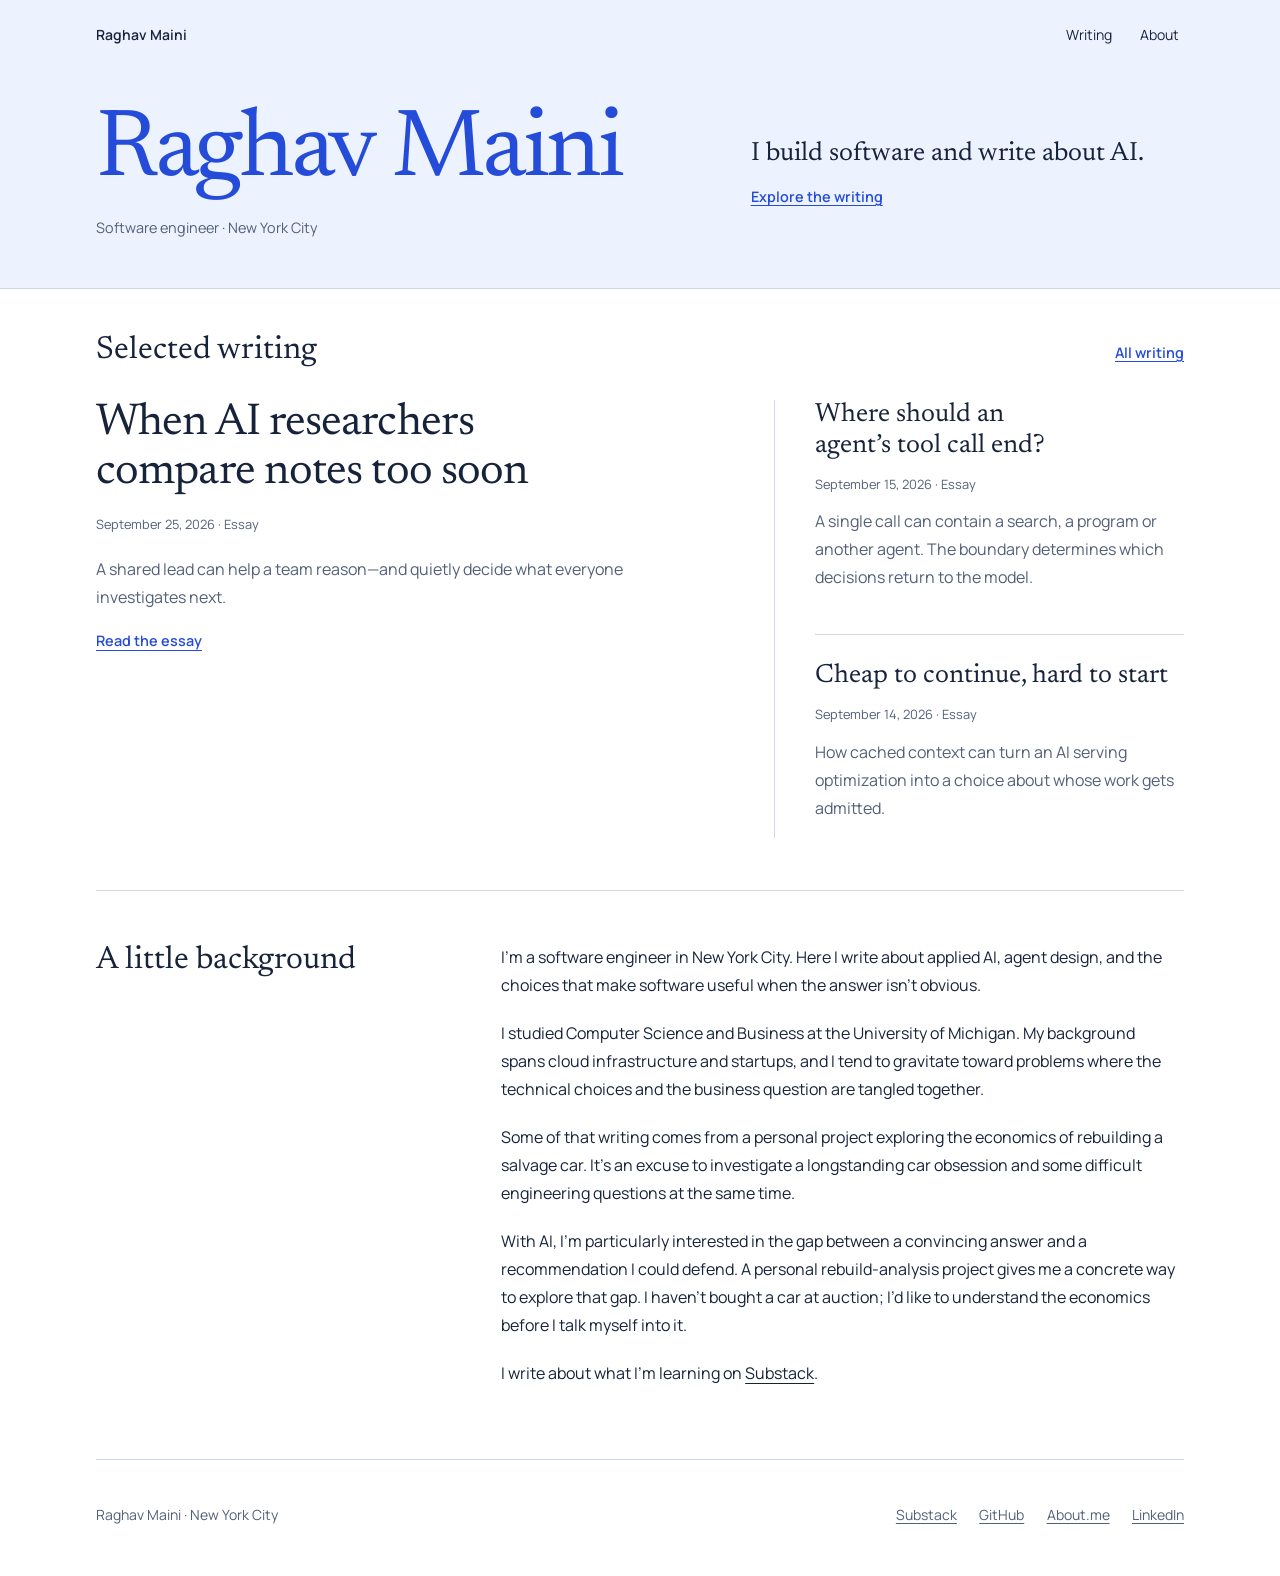
<file: index.html>
<!doctype html>
<html lang="en"><head><meta charset="utf-8"><meta name="viewport" content="width=device-width,initial-scale=1"><title>Raghav Maini — Software Engineer, Applied AI &amp; Agent Design</title><meta name="description" content="Raghav Maini is a software engineer in New York City working on applied AI and agentic systems. Read his personal writing on evidence, agent design, and decision-making."><meta name="robots" content="index,follow,max-image-preview:large"><link rel="canonical" href="https://raghavmaini.com/"><meta property="og:type" content="website"><meta property="og:title" content="Raghav Maini — Software Engineer &amp; Applied AI"><meta property="og:description" content="Personal work and writing on applied AI, agent design, and decisions that have to hold up."><meta property="og:url" content="https://raghavmaini.com/"><meta name="theme-color" content="#edf2ff"><link rel="stylesheet" href="/assets/style.css"><link rel="alternate" type="application/rss+xml" title="Writing — Raghav Maini" href="https://raghavmaini.com/feed.xml"><link rel="icon" type="image/svg+xml" href="data:image/svg+xml,%3Csvg xmlns='http://www.w3.org/2000/svg' viewBox='0 0 32 32'%3E%3Crect width='32' height='32' rx='4' fill='%23254bd9'/%3E%3Cpath d='M9 25V7h7c8 0 8 10 0 10h-7m7 0 8 8' fill='none' stroke='white' stroke-width='3'/%3E%3C/svg%3E"><script type="application/ld+json">{"@context":"https://schema.org","@graph":[{"@type":"WebSite","@id":"https://raghavmaini.com/#website","url":"https://raghavmaini.com/","name":"Raghav Maini","inLanguage":"en","publisher":{"@id":"https://raghavmaini.com/#person"}},{"@type":"ProfilePage","@id":"https://raghavmaini.com/#profile","url":"https://raghavmaini.com/","mainEntity":{"@id":"https://raghavmaini.com/#person"},"isPartOf":{"@id":"https://raghavmaini.com/#website"}},{"@type":"Person","@id":"https://raghavmaini.com/#person","name":"Raghav Maini","jobTitle":"Software Engineer","url":"https://raghavmaini.com/","description":"Software engineer in New York City focused on applied AI and agentic systems.","alumniOf":{"@type":"CollegeOrUniversity","name":"University of Michigan"},"sameAs":["https://github.com/ragamainidev","https://about.me/raghavmaini","https://ragamaini.substack.com/","https://www.linkedin.com/in/raghav-maini-74232a166"]}]}</script></head>
<body class="home">
<a class="skip" href="#main">Skip to content</a>
<header class="masthead">
  <div class="shell">
    <div class="topbar">
      <a class="wordmark" href="/" aria-label="Raghav Maini home">Raghav Maini</a>
      <nav aria-label="Main navigation"><a href="/writing/">Writing</a><a href="#about">About</a></nav>
    </div>
    <div class="intro">
      <div>
        <h1>Raghav Maini</h1>
        <p class="identity">Software engineer · New York City</p>
      </div>
      <div class="intro-copy">
        <p class="lead">I build software and write about AI.</p>
        <a class="text-link" href="#writing">Explore the writing</a>
      </div>
    </div>
  </div>
</header>
<main id="main" class="shell">
  <section id="writing" class="section writing-section" aria-labelledby="writing-heading">
    <div class="writing-heading">
      <h2 id="writing-heading">Selected writing</h2>
      <a class="text-link" href="/writing/">All writing</a>
    </div>
    <div class="writing-layout">
      <a class="writing-feature" href="/writing/when-ai-researchers-read-each-others-notes/">
        <h3>When AI researchers compare notes too soon</h3>
        <p class="writing-meta"><time datetime="2026-09-25">September 25, 2026</time> · Essay</p>
        <p class="writing-summary">A shared lead can help a team reason—and quietly decide what everyone investigates next.</p>
        <span class="text-link">Read the essay</span>
      </a>
      <div class="writing-previous">
        <a class="writing-item" href="/writing/where-an-agents-tool-call-should-end/">
        <h3>Where should an agent’s tool call end?</h3>
        <p class="writing-meta"><time datetime="2026-09-15">September 15, 2026</time> · Essay</p>
        <p class="writing-summary">A single call can contain a search, a program or another agent. The boundary determines which decisions return to the model.</p>
      </a>
        <a class="writing-item" href="/writing/cheap-to-continue-hard-to-start/">
        <h3>Cheap to continue, hard to start</h3>
        <p class="writing-meta"><time datetime="2026-09-14">September 14, 2026</time> · Essay</p>
        <p class="writing-summary">How cached context can turn an AI serving optimization into a choice about whose work gets admitted.</p>
      </a>
      </div>
    </div>
  </section>
  <section id="about" class="section" aria-labelledby="about-heading">
    <h2 id="about-heading">A little background</h2>
    <div class="section-body">
      <p>I’m a software engineer in New York City. Here I write about applied AI, agent design, and the choices that make software useful when the answer isn’t obvious.</p>
      <p>I studied Computer Science and Business at the University of Michigan. My background spans cloud infrastructure and startups, and I tend to gravitate toward problems where the technical choices and the business question are tangled together.</p>
      <p>Some of that writing comes from a personal project exploring the economics of rebuilding a salvage car. It’s an excuse to investigate a longstanding car obsession and some difficult engineering questions at the same time.</p>
      <p>With AI, I’m particularly interested in the gap between a convincing answer and a recommendation I could defend. A personal rebuild-analysis project gives me a concrete way to explore that gap. I haven’t bought a car at auction; I’d like to understand the economics before I talk myself into it.</p>
      <p>I write about what I’m learning on <a href="https://ragamaini.substack.com/">Substack</a>.</p>
    </div>
  </section>
</main>
<footer class="shell footer"><span>Raghav Maini · New York City</span><nav aria-label="Footer navigation"><a href="https://ragamaini.substack.com/">Substack</a><a href="https://github.com/ragamainidev" rel="me">GitHub</a><a href="https://about.me/raghavmaini">About.me</a><a href="https://www.linkedin.com/in/raghav-maini-74232a166">LinkedIn</a></nav></footer>
</body></html>
</file>
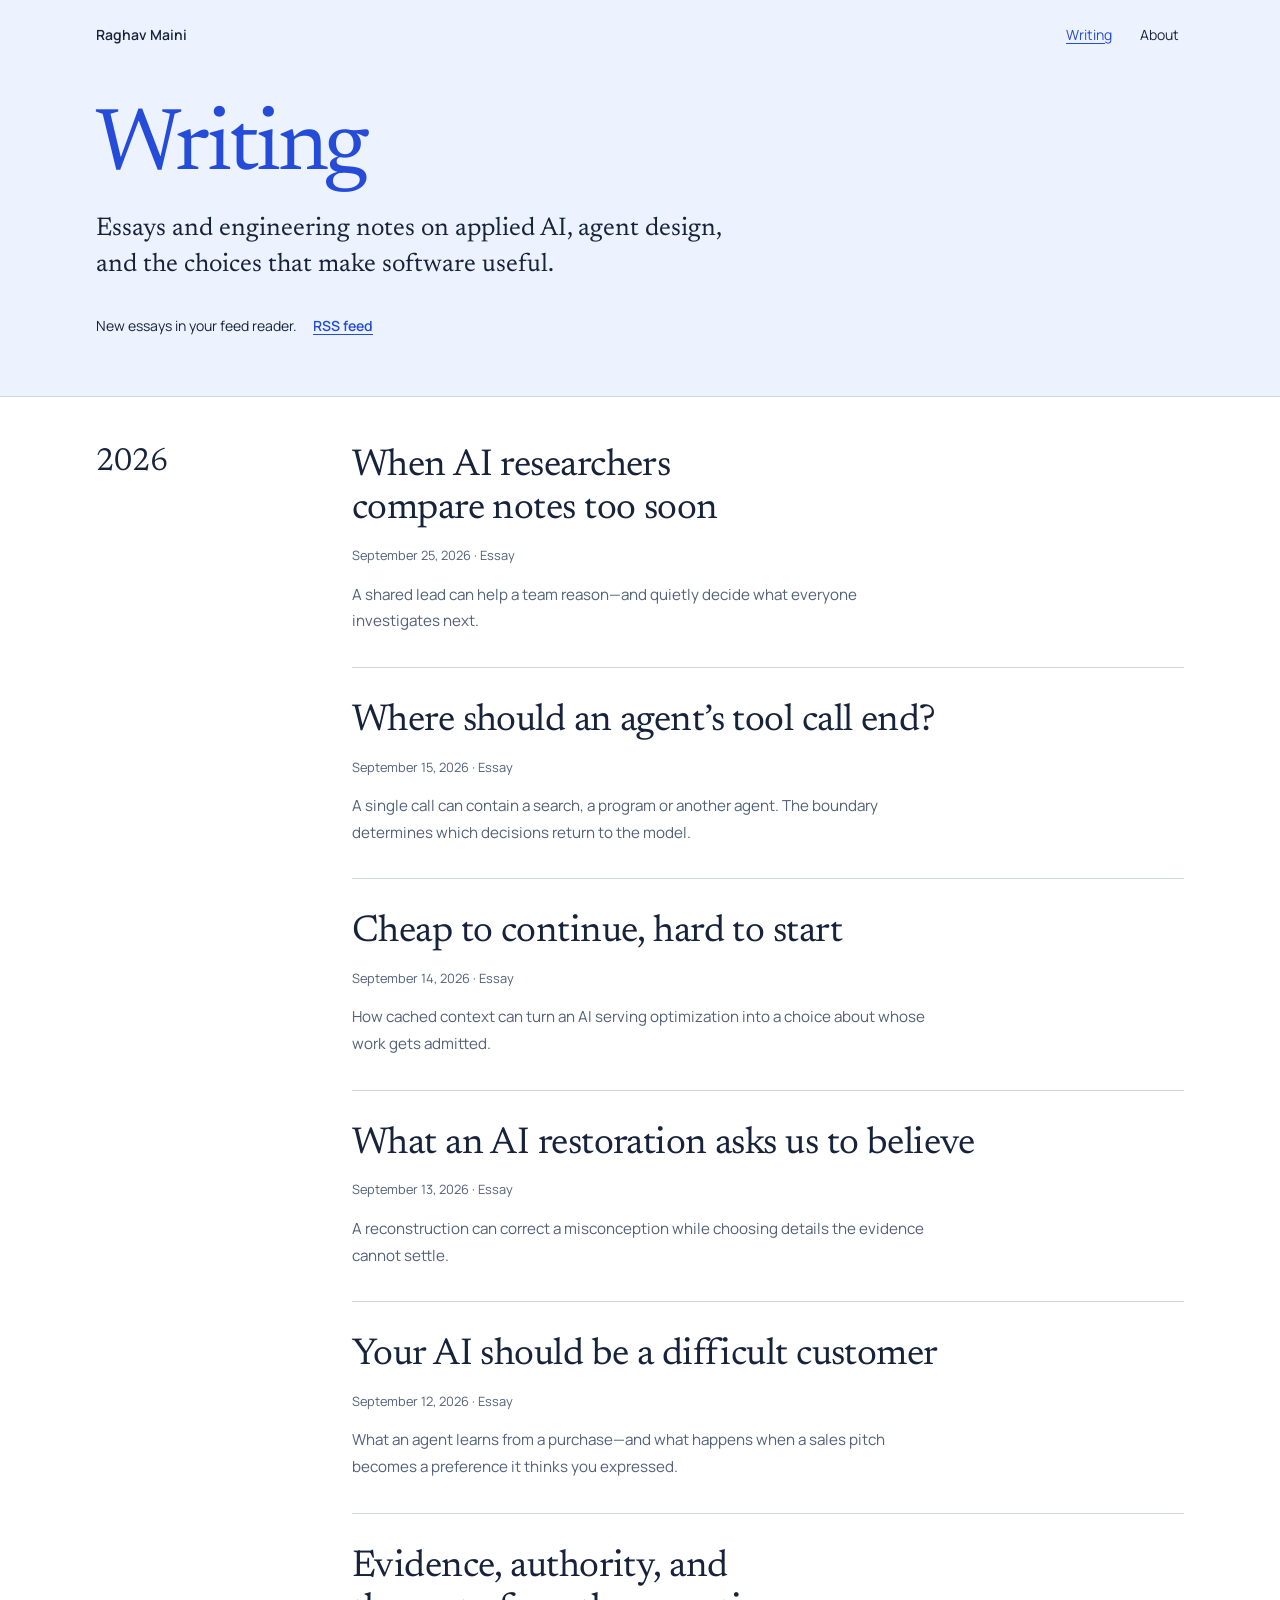
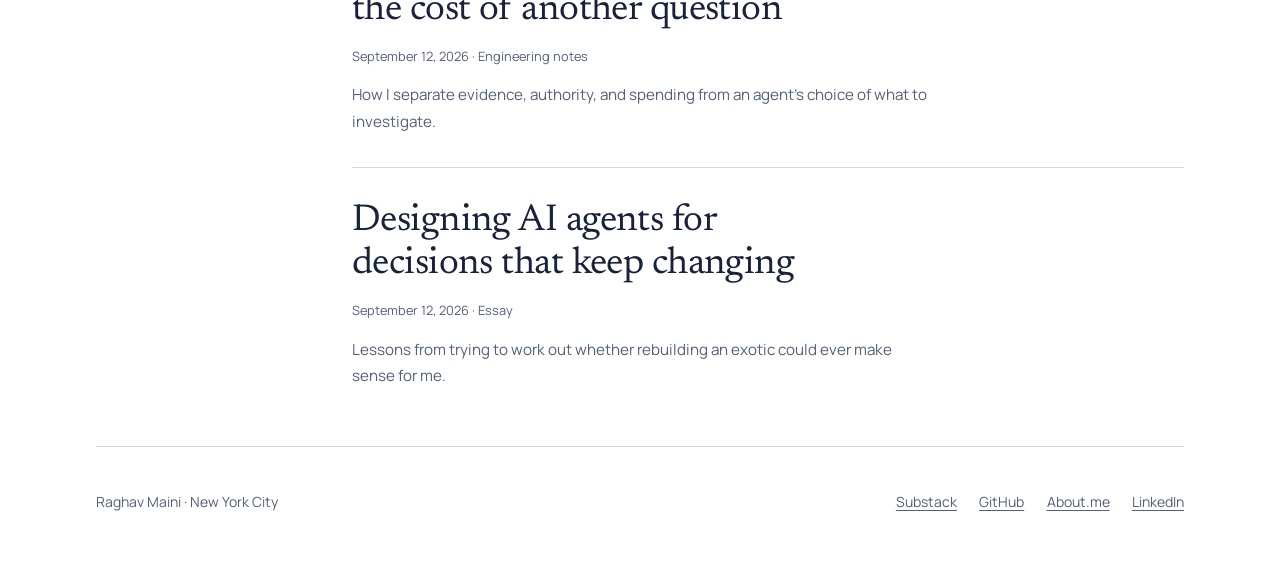
<file: writing/index.html>
<!doctype html>
<html lang="en">
<head>
  <meta charset="utf-8">
  <meta name="viewport" content="width=device-width,initial-scale=1">
  <title>Writing — Raghav Maini</title>
  <meta name="description" content="Essays and engineering notes by Raghav Maini on applied AI, agent design, and the choices that make software useful.">
  <meta name="robots" content="index,follow,max-image-preview:large">
  <link rel="canonical" href="https://raghavmaini.com/writing/">
  <meta property="og:type" content="website">
  <meta property="og:title" content="Writing — Raghav Maini">
  <meta property="og:description" content="Essays and engineering notes on applied AI, agent design, and the choices that make software useful.">
  <meta property="og:url" content="https://raghavmaini.com/writing/">
  <meta name="theme-color" content="#edf2ff">
  <link rel="stylesheet" href="/assets/style.css">
  <link rel="alternate" type="application/rss+xml" title="Writing — Raghav Maini" href="https://raghavmaini.com/feed.xml">
  <link rel="icon" type="image/svg+xml" href="data:image/svg+xml,%3Csvg xmlns='http://www.w3.org/2000/svg' viewBox='0 0 32 32'%3E%3Crect width='32' height='32' rx='4' fill='%23254bd9'/%3E%3Cpath d='M9 25V7h7c8 0 8 10 0 10h-7m7 0 8 8' fill='none' stroke='white' stroke-width='3'/%3E%3C/svg%3E">
  <script type="application/ld+json">{"@context":"https://schema.org","@type":"CollectionPage","@id":"https://raghavmaini.com/writing/#collection","url":"https://raghavmaini.com/writing/","name":"Writing — Raghav Maini","description":"Essays and engineering notes on applied AI, agent design, and the choices that make software useful.","isPartOf":{"@id":"https://raghavmaini.com/#website"},"author":{"@id":"https://raghavmaini.com/#person"},"inLanguage":"en","mainEntity":{"@type":"ItemList","itemListElement":[{"@type":"ListItem","position":1,"url":"https://raghavmaini.com/writing/when-ai-researchers-read-each-others-notes/","name":"When AI researchers compare notes too soon"},{"@type":"ListItem","position":2,"url":"https://raghavmaini.com/writing/where-an-agents-tool-call-should-end/","name":"Where should an agent’s tool call end?"},{"@type":"ListItem","position":3,"url":"https://raghavmaini.com/writing/cheap-to-continue-hard-to-start/","name":"Cheap to continue, hard to start"},{"@type":"ListItem","position":4,"url":"https://raghavmaini.com/writing/what-an-ai-restoration-asks-us-to-believe/","name":"What an AI restoration asks us to believe"},{"@type":"ListItem","position":5,"url":"https://raghavmaini.com/writing/why-im-more-optimistic-about-ai/","name":"Your AI should be a difficult customer"},{"@type":"ListItem","position":6,"url":"https://raghavmaini.com/writing/evidence-and-agent-decisions/","name":"Evidence, authority, and the cost of another question"},{"@type":"ListItem","position":7,"url":"https://raghavmaini.com/writing/designing-ai-agents-for-decisions/","name":"Designing AI agents for decisions that keep changing"}]}}</script>
</head>
<body class="archive">
  <a class="skip" href="#main">Skip to content</a>
  <header class="masthead">
    <div class="shell">
      <div class="topbar">
        <a class="wordmark" href="/" aria-label="Raghav Maini home">Raghav Maini</a>
        <nav aria-label="Main navigation"><a href="/writing/" aria-current="page">Writing</a><a href="/#about">About</a></nav>
      </div>
      <div class="archive-intro">
        <h1>Writing</h1>
        <p>Essays and engineering notes on applied AI, agent design, and the choices that make software useful.</p>
        <p class="archive-follow"><span>New essays in your feed reader.</span><a href="/feed.xml">RSS feed</a></p>
      </div>
    </div>
  </header>
  <main id="main" class="shell">
    <section class="archive-year" aria-labelledby="year-2026">
      <h2 id="year-2026">2026</h2>
      <ol class="archive-list">
        <li>
          <a class="archive-entry" href="/writing/when-ai-researchers-read-each-others-notes/">
            <h3>When AI researchers compare notes too soon</h3>
            <p class="writing-meta"><time datetime="2026-09-25">September 25, 2026</time> · Essay</p>
            <p class="writing-summary">A shared lead can help a team reason—and quietly decide what everyone investigates next.</p>
          </a>
        </li>

        <li>
          <a class="archive-entry" href="/writing/where-an-agents-tool-call-should-end/">
            <h3>Where should an agent’s tool call end?</h3>
            <p class="writing-meta"><time datetime="2026-09-15">September 15, 2026</time> · Essay</p>
            <p class="writing-summary">A single call can contain a search, a program or another agent. The boundary determines which decisions return to the model.</p>
          </a>
        </li>

        <li>
          <a class="archive-entry" href="/writing/cheap-to-continue-hard-to-start/">
            <h3>Cheap to continue, hard to start</h3>
            <p class="writing-meta"><time datetime="2026-09-14">September 14, 2026</time> · Essay</p>
            <p class="writing-summary">How cached context can turn an AI serving optimization into a choice about whose work gets admitted.</p>
          </a>
        </li>

        <li>
          <a class="archive-entry" href="/writing/what-an-ai-restoration-asks-us-to-believe/">
            <h3>What an AI restoration asks us to believe</h3>
            <p class="writing-meta"><time datetime="2026-09-13">September 13, 2026</time> · Essay</p>
            <p class="writing-summary">A reconstruction can correct a misconception while choosing details the evidence cannot settle.</p>
          </a>
        </li>

        <li>
          <a class="archive-entry" href="/writing/why-im-more-optimistic-about-ai/">
            <h3>Your AI should be a difficult customer</h3>
            <p class="writing-meta"><time datetime="2026-09-12">September 12, 2026</time> · Essay</p>
            <p class="writing-summary">What an agent learns from a purchase—and what happens when a sales pitch becomes a preference it thinks you expressed.</p>
          </a>
        </li>
        <li>
          <a class="archive-entry" href="/writing/evidence-and-agent-decisions/">
            <h3>Evidence, authority, and the cost of another question</h3>
            <p class="writing-meta"><time datetime="2026-09-12">September 12, 2026</time> · Engineering notes</p>
            <p class="writing-summary">How I separate evidence, authority, and spending from an agent’s choice of what to investigate.</p>
          </a>
        </li>
        <li>
          <a class="archive-entry" href="/writing/designing-ai-agents-for-decisions/">
            <h3>Designing AI agents for decisions that keep changing</h3>
            <p class="writing-meta"><time datetime="2026-09-12">September 12, 2026</time> · Essay</p>
            <p class="writing-summary">Lessons from trying to work out whether rebuilding an exotic could ever make sense for me.</p>
          </a>
        </li>
      </ol>
    </section>
  </main>
  <footer class="shell footer"><span>Raghav Maini · New York City</span><nav aria-label="Footer navigation"><a href="https://ragamaini.substack.com/">Substack</a><a href="https://github.com/ragamainidev" rel="me">GitHub</a><a href="https://about.me/raghavmaini">About.me</a><a href="https://www.linkedin.com/in/raghav-maini-74232a166">LinkedIn</a></nav></footer>
</body>
</html>
</file>
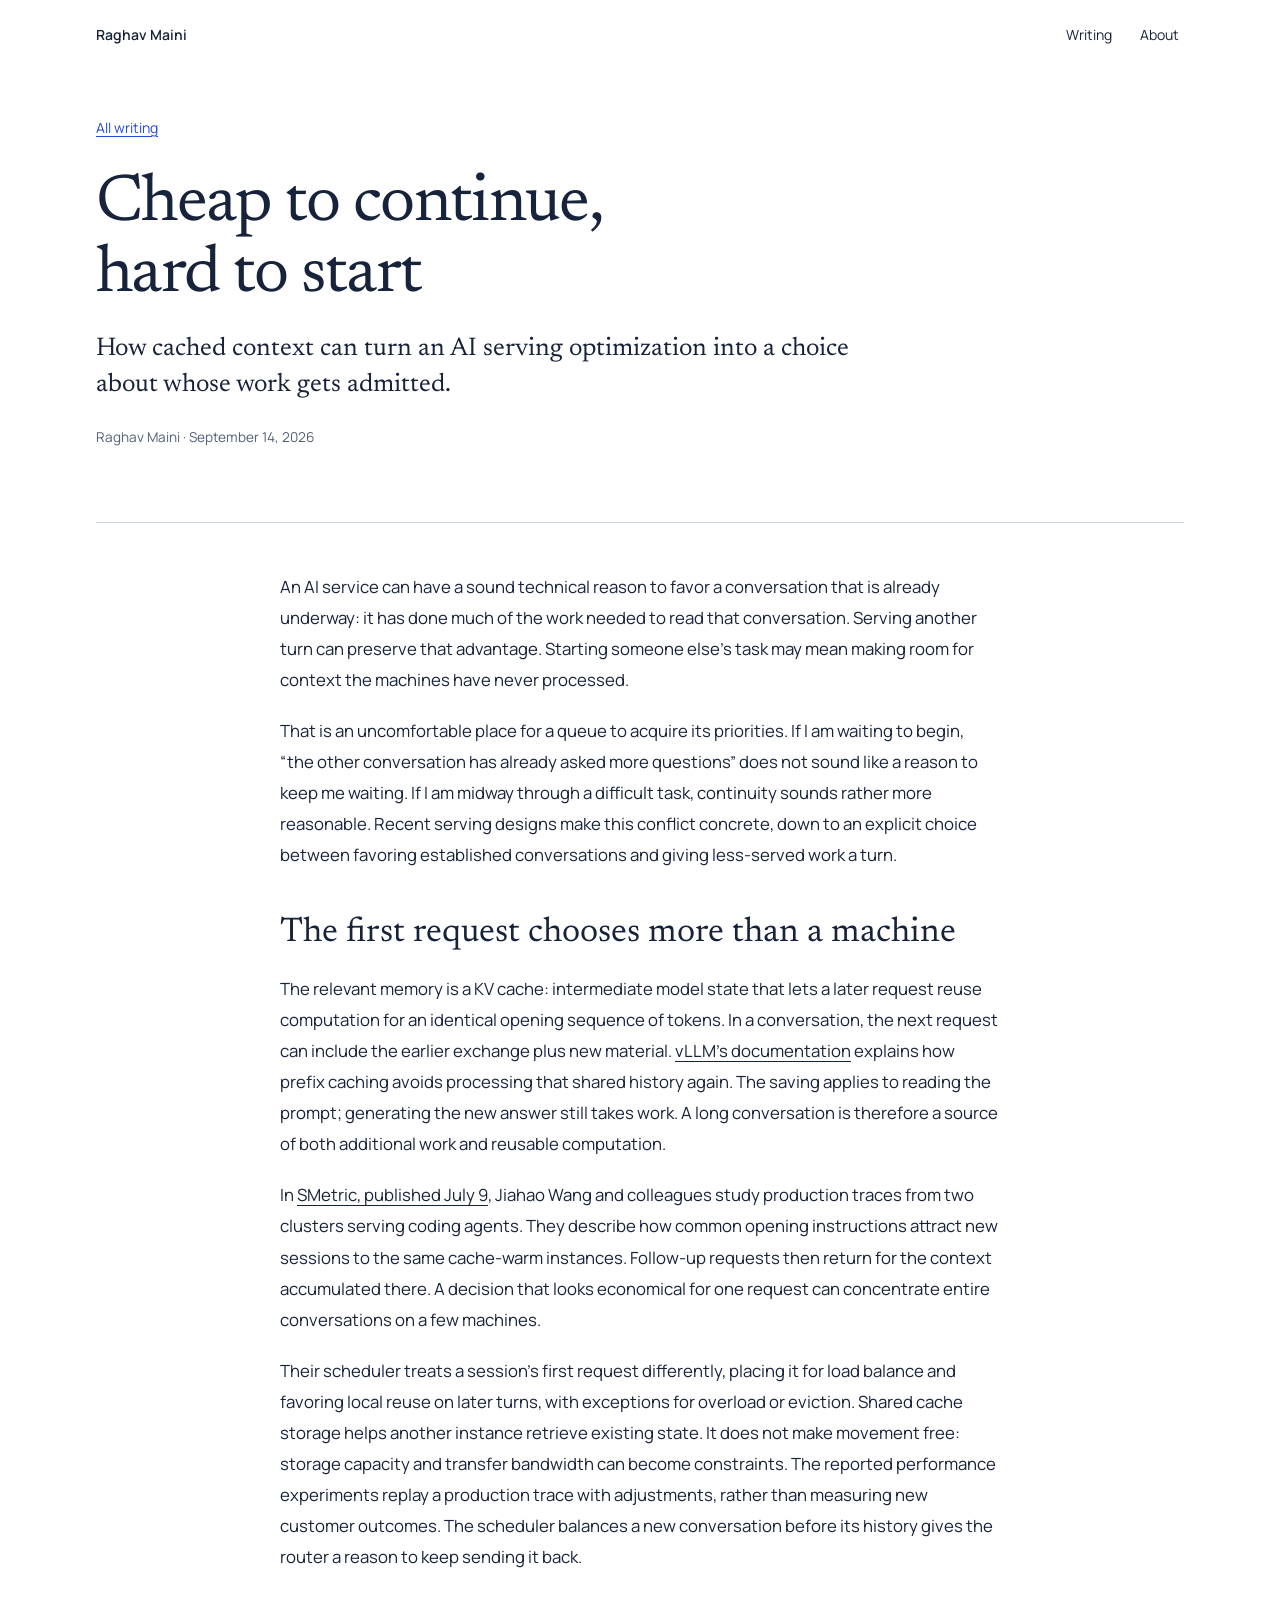
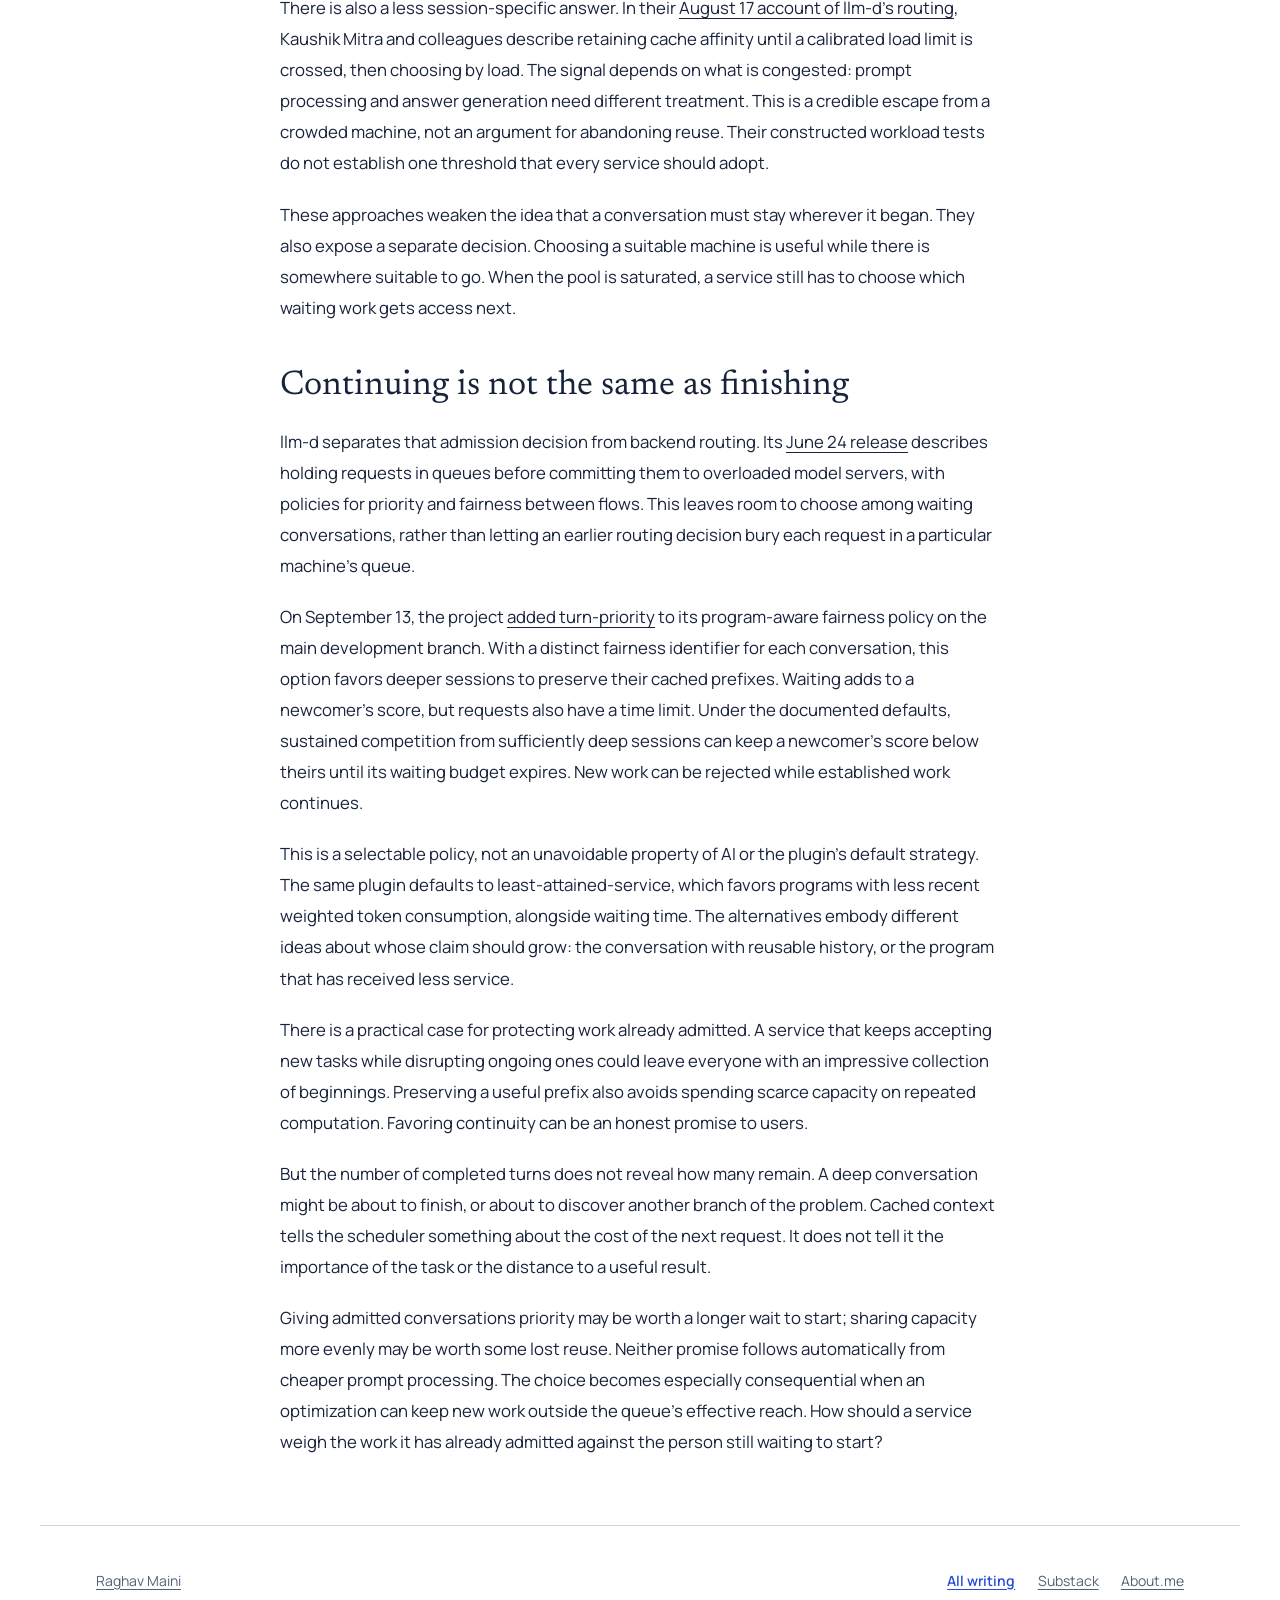
<file: writing/cheap-to-continue-hard-to-start/index.html>
<!doctype html>
<html lang="en">
<head>
<meta charset="utf-8">
<meta name="viewport" content="width=device-width,initial-scale=1">
<title>Cheap to continue, hard to start — Raghav Maini</title>
<meta name="description" content="Raghav Maini examines how cached context shapes AI routing and admission priorities, and why conversation depth cannot reveal how much work remains.">
<meta name="robots" content="index,follow,max-image-preview:large">
<meta name="author" content="Raghav Maini">
<link rel="canonical" href="https://raghavmaini.com/writing/cheap-to-continue-hard-to-start/">
<meta property="og:type" content="article">
<meta property="og:title" content="Cheap to continue, hard to start">
<meta property="og:description" content="Raghav Maini examines how cached context shapes AI routing and admission priorities, and why conversation depth cannot reveal how much work remains.">
<meta property="og:url" content="https://raghavmaini.com/writing/cheap-to-continue-hard-to-start/">
<meta property="article:published_time" content="2026-09-14">
<meta property="article:modified_time" content="2026-09-14T14:19:02.825335+00:00">
<meta name="theme-color" content="#ffffff">
<link rel="stylesheet" href="/assets/style.css">
<link rel="icon" type="image/svg+xml" href="data:image/svg+xml,%3Csvg xmlns='http://www.w3.org/2000/svg' viewBox='0 0 32 32'%3E%3Crect width='32' height='32' rx='4' fill='%23254bd9'/%3E%3Cpath d='M9 25V7h7c8 0 8 10 0 10h-7m7 0 8 8' fill='none' stroke='white' stroke-width='3'/%3E%3C/svg%3E">
<script type="application/ld+json">{"@context": "https://schema.org", "@type": "Article", "headline": "Cheap to continue, hard to start", "description": "Raghav Maini examines how cached context shapes AI routing and admission priorities, and why conversation depth cannot reveal how much work remains.", "datePublished": "2026-09-14", "dateModified": "2026-09-14T14:19:02.825335+00:00", "author": {"@type": "Person", "@id": "https://raghavmaini.com/#person", "name": "Raghav Maini", "url": "https://raghavmaini.com/"}, "mainEntityOfPage": "https://raghavmaini.com/writing/cheap-to-continue-hard-to-start/", "inLanguage": "en", "wordCount": 849, "isPartOf": {"@id": "https://raghavmaini.com/#website"}}</script>
</head>
<body>
<a class="skip" href="#main">Skip to content</a>
<header class="shell topbar"><a class="wordmark" href="/">Raghav Maini</a><nav aria-label="Main navigation"><a href="/writing/">Writing</a><a href="/#about">About</a></nav></header>
<main id="main" class="shell"><article>
<header class="article-header"><a class="back" href="/writing/">All writing</a>
<h1>Cheap to continue, hard to start</h1>
<p class="deck">How cached context can turn an AI serving optimization into a choice about whose work gets admitted.</p>
<p class="byline"><a href="/">Raghav Maini</a> · <time datetime="2026-09-14">September 14, 2026</time></p></header>
<div class="essay-body prose" id="article-body">
<p>An AI service can have a sound technical reason to favor a conversation that is already underway: it has done much of the work needed to read that conversation. Serving another turn can preserve that advantage. Starting someone else’s task may mean making room for context the machines have never processed.</p>
<p>That is an uncomfortable place for a queue to acquire its priorities. If I am waiting to begin, “the other conversation has already asked more questions” does not sound like a reason to keep me waiting. If I am midway through a difficult task, continuity sounds rather more reasonable. Recent serving designs make this conflict concrete, down to an explicit choice between favoring established conversations and giving less-served work a turn.</p>
<h2>The first request chooses more than a machine</h2>
<p>The relevant memory is a KV cache: intermediate model state that lets a later request reuse computation for an identical opening sequence of tokens. In a conversation, the next request can include the earlier exchange plus new material. <a href="https://docs.vllm.ai/en/latest/features/automatic_prefix_caching/">vLLM’s documentation</a> explains how prefix caching avoids processing that shared history again. The saving applies to reading the prompt; generating the new answer still takes work. A long conversation is therefore a source of both additional work and reusable computation.</p>
<p>In <a href="https://arxiv.org/html/2607.08565v1">SMetric, published July 9</a>, Jiahao Wang and colleagues study production traces from two clusters serving coding agents. They describe how common opening instructions attract new sessions to the same cache-warm instances. Follow-up requests then return for the context accumulated there. A decision that looks economical for one request can concentrate entire conversations on a few machines.</p>
<p>Their scheduler treats a session’s first request differently, placing it for load balance and favoring local reuse on later turns, with exceptions for overload or eviction. Shared cache storage helps another instance retrieve existing state. It does not make movement free: storage capacity and transfer bandwidth can become constraints. The reported performance experiments replay a production trace with adjustments, rather than measuring new customer outcomes. The scheduler balances a new conversation before its history gives the router a reason to keep sending it back.</p>
<p>There is also a less session-specific answer. In their <a href="https://llm-d.ai/blog/sticky-until-saturated-token-aware-routing">August 17 account of llm-d’s routing</a>, Kaushik Mitra and colleagues describe retaining cache affinity until a calibrated load limit is crossed, then choosing by load. The signal depends on what is congested: prompt processing and answer generation need different treatment. This is a credible escape from a crowded machine, not an argument for abandoning reuse. Their constructed workload tests do not establish one threshold that every service should adopt.</p>
<p>These approaches weaken the idea that a conversation must stay wherever it began. They also expose a separate decision. Choosing a suitable machine is useful while there is somewhere suitable to go. When the pool is saturated, a service still has to choose which waiting work gets access next.</p>
<h2>Continuing is not the same as finishing</h2>
<p>llm-d separates that admission decision from backend routing. Its <a href="https://llm-d.ai/blog/llm-d-v0.8-from-platform-to-control-plane">June 24 release</a> describes holding requests in queues before committing them to overloaded model servers, with policies for priority and fairness between flows. This leaves room to choose among waiting conversations, rather than letting an earlier routing decision bury each request in a particular machine’s queue.</p>
<p>On September 13, the project <a href="https://github.com/llm-d/llm-d-router/blob/449637dbfcdcee502c12b8ff7258307b95a00540/pkg/epp/framework/plugins/flowcontrol/fairness/program-aware/README.md">added turn-priority</a> to its program-aware fairness policy on the main development branch. With a distinct fairness identifier for each conversation, this option favors deeper sessions to preserve their cached prefixes. Waiting adds to a newcomer’s score, but requests also have a time limit. Under the documented defaults, sustained competition from sufficiently deep sessions can keep a newcomer’s score below theirs until its waiting budget expires. New work can be rejected while established work continues.</p>
<p>This is a selectable policy, not an unavoidable property of AI or the plugin’s default strategy. The same plugin defaults to least-attained-service, which favors programs with less recent weighted token consumption, alongside waiting time. The alternatives embody different ideas about whose claim should grow: the conversation with reusable history, or the program that has received less service.</p>
<p>There is a practical case for protecting work already admitted. A service that keeps accepting new tasks while disrupting ongoing ones could leave everyone with an impressive collection of beginnings. Preserving a useful prefix also avoids spending scarce capacity on repeated computation. Favoring continuity can be an honest promise to users.</p>
<p>But the number of completed turns does not reveal how many remain. A deep conversation might be about to finish, or about to discover another branch of the problem. Cached context tells the scheduler something about the cost of the next request. It does not tell it the importance of the task or the distance to a useful result.</p>
<p>Giving admitted conversations priority may be worth a longer wait to start; sharing capacity more evenly may be worth some lost reuse. Neither promise follows automatically from cheaper prompt processing. The choice becomes especially consequential when an optimization can keep new work outside the queue’s effective reach. How should a service weigh the work it has already admitted against the person still waiting to start?</p>
</div>
</article></main>
<footer class="shell footer article-footer"><a href="/">Raghav Maini</a><nav aria-label="Footer navigation"><a class="footer-writing" href="/writing/">All writing</a><a href="https://ragamaini.substack.com/">Substack</a><a href="https://about.me/raghavmaini">About.me</a></nav></footer>
</body></html>
</file>
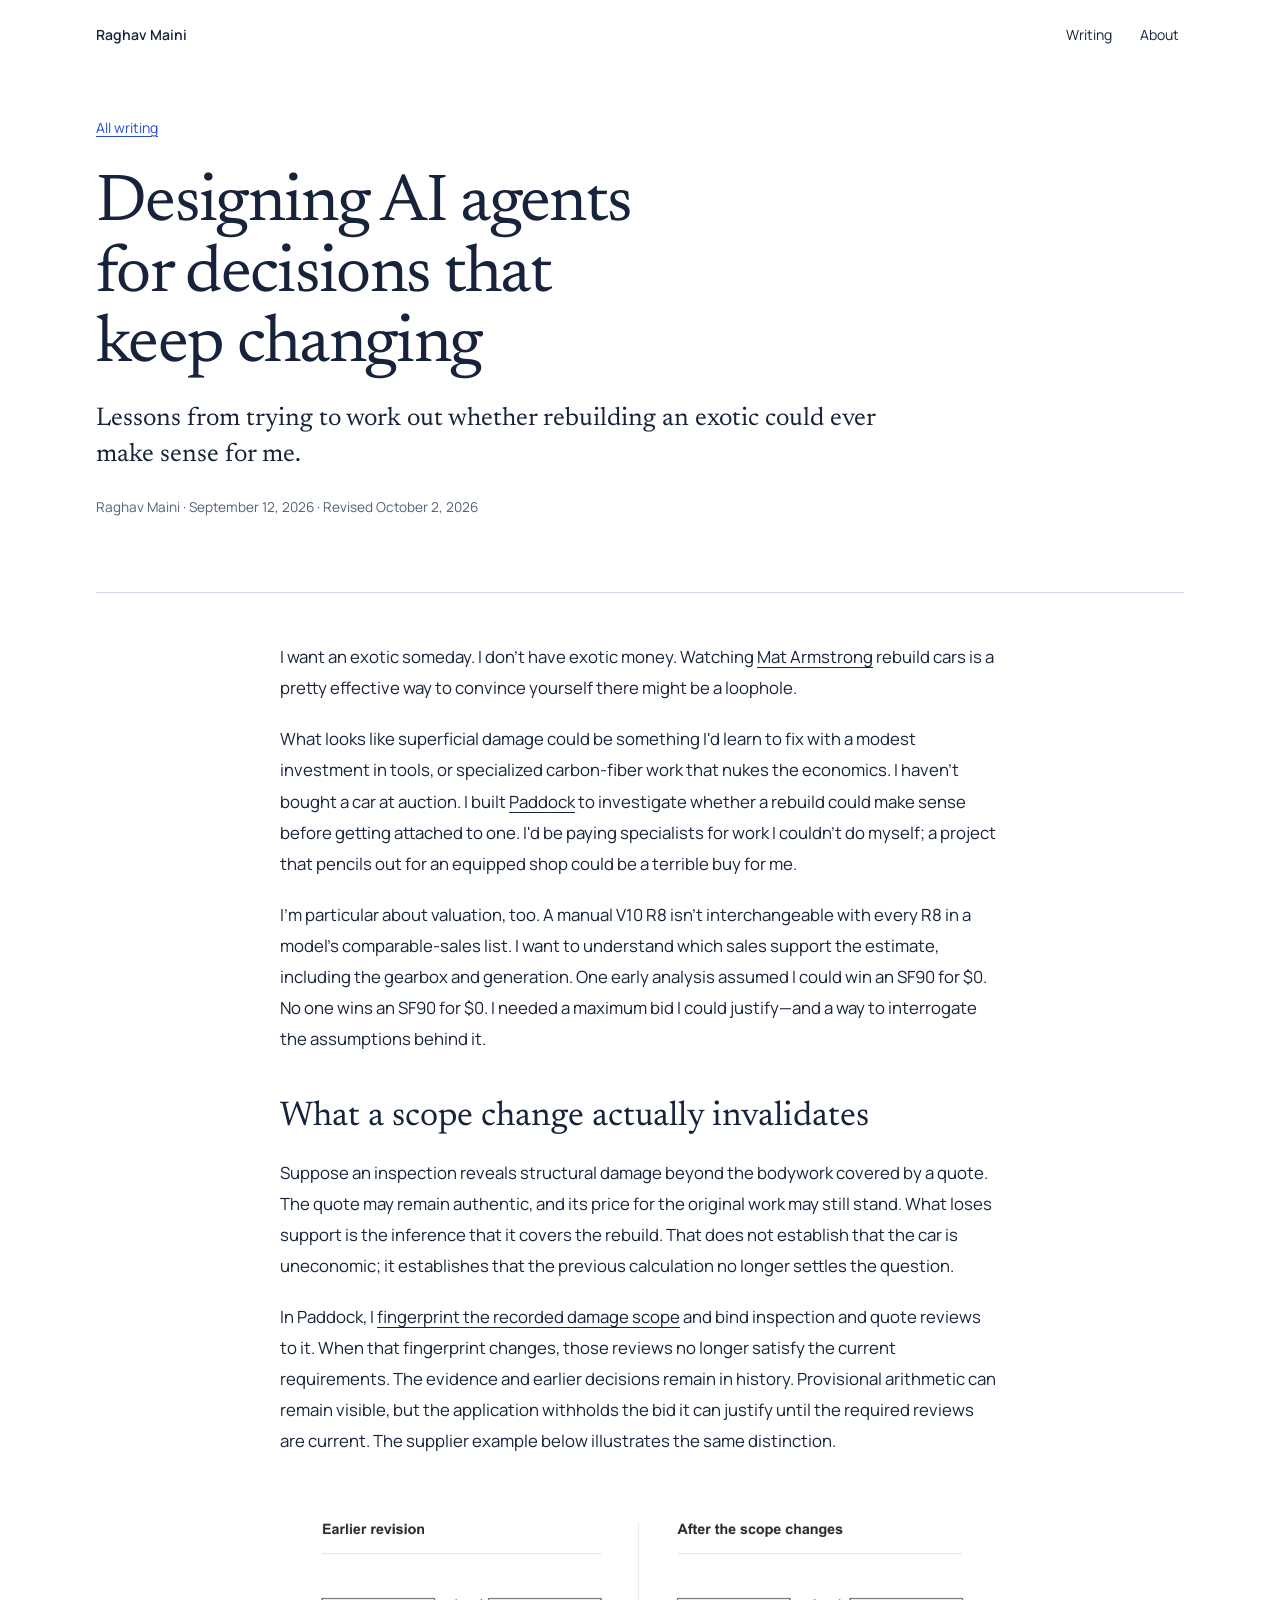
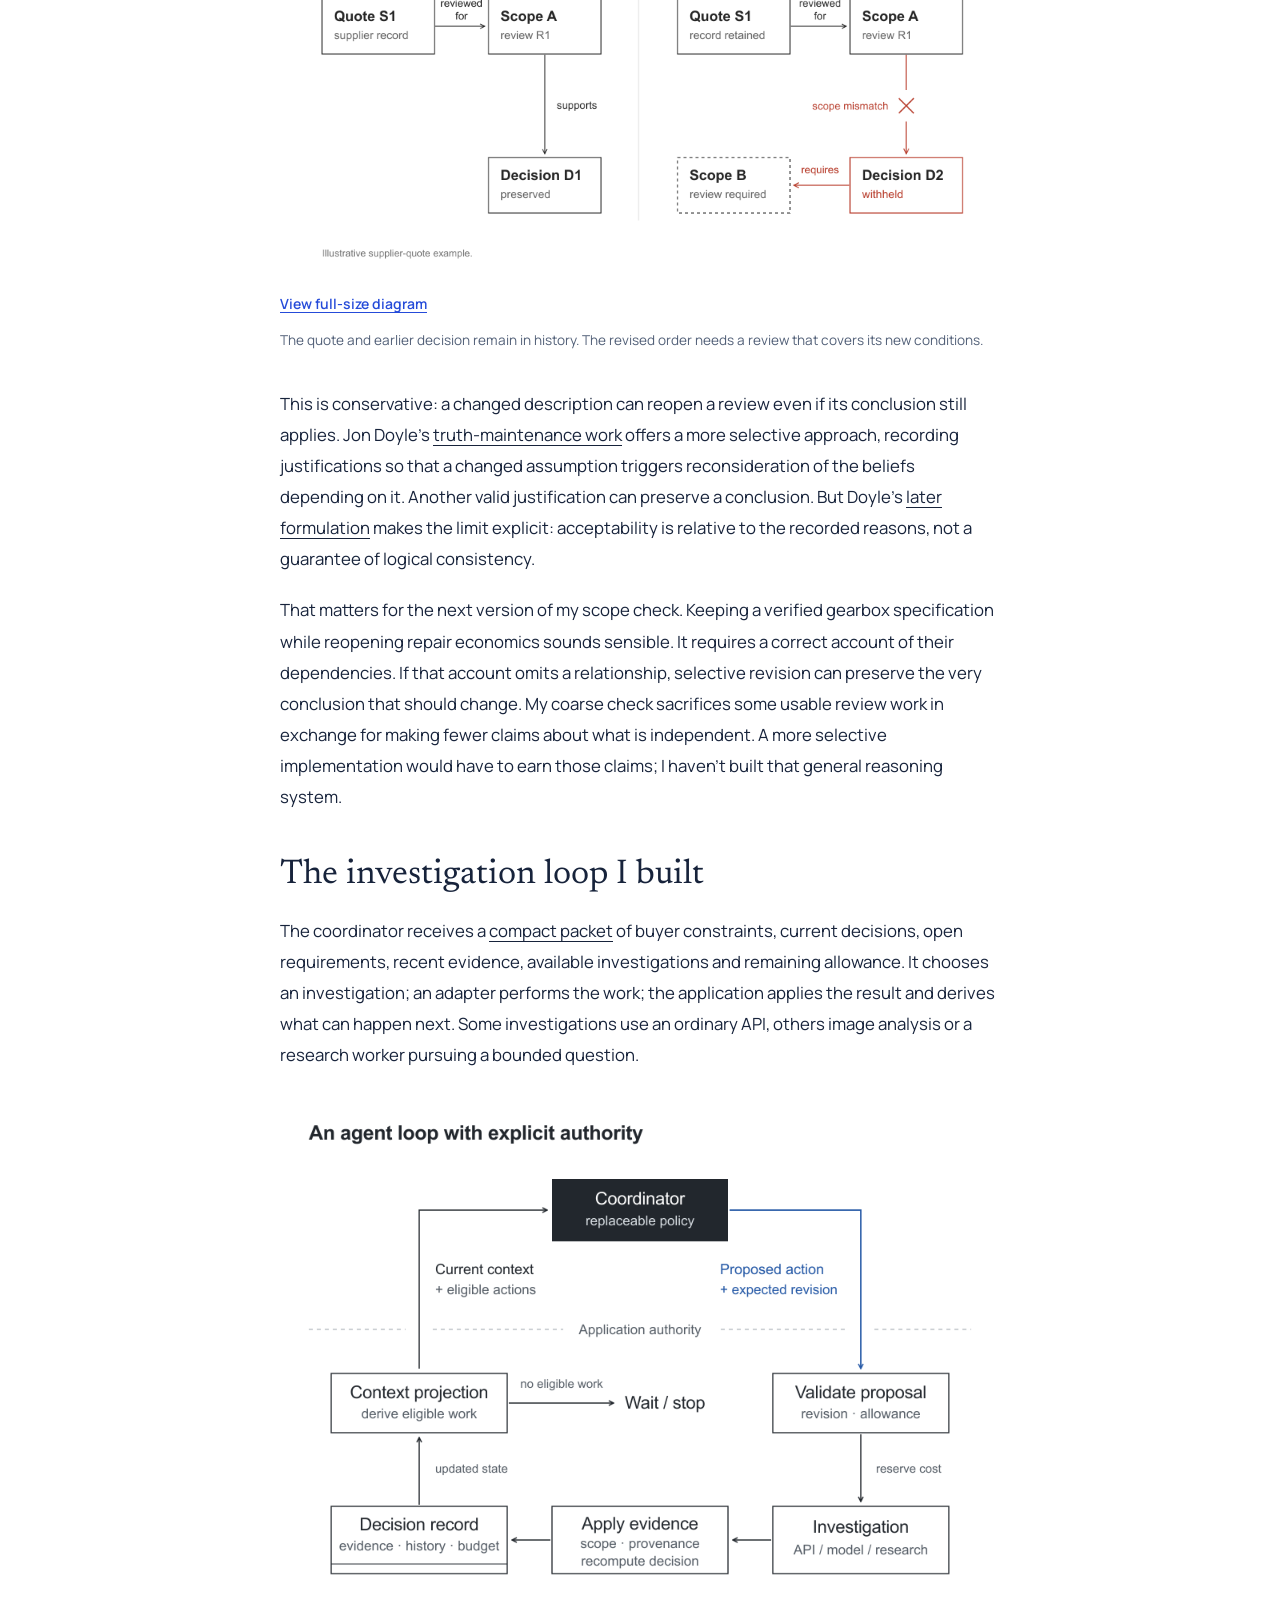
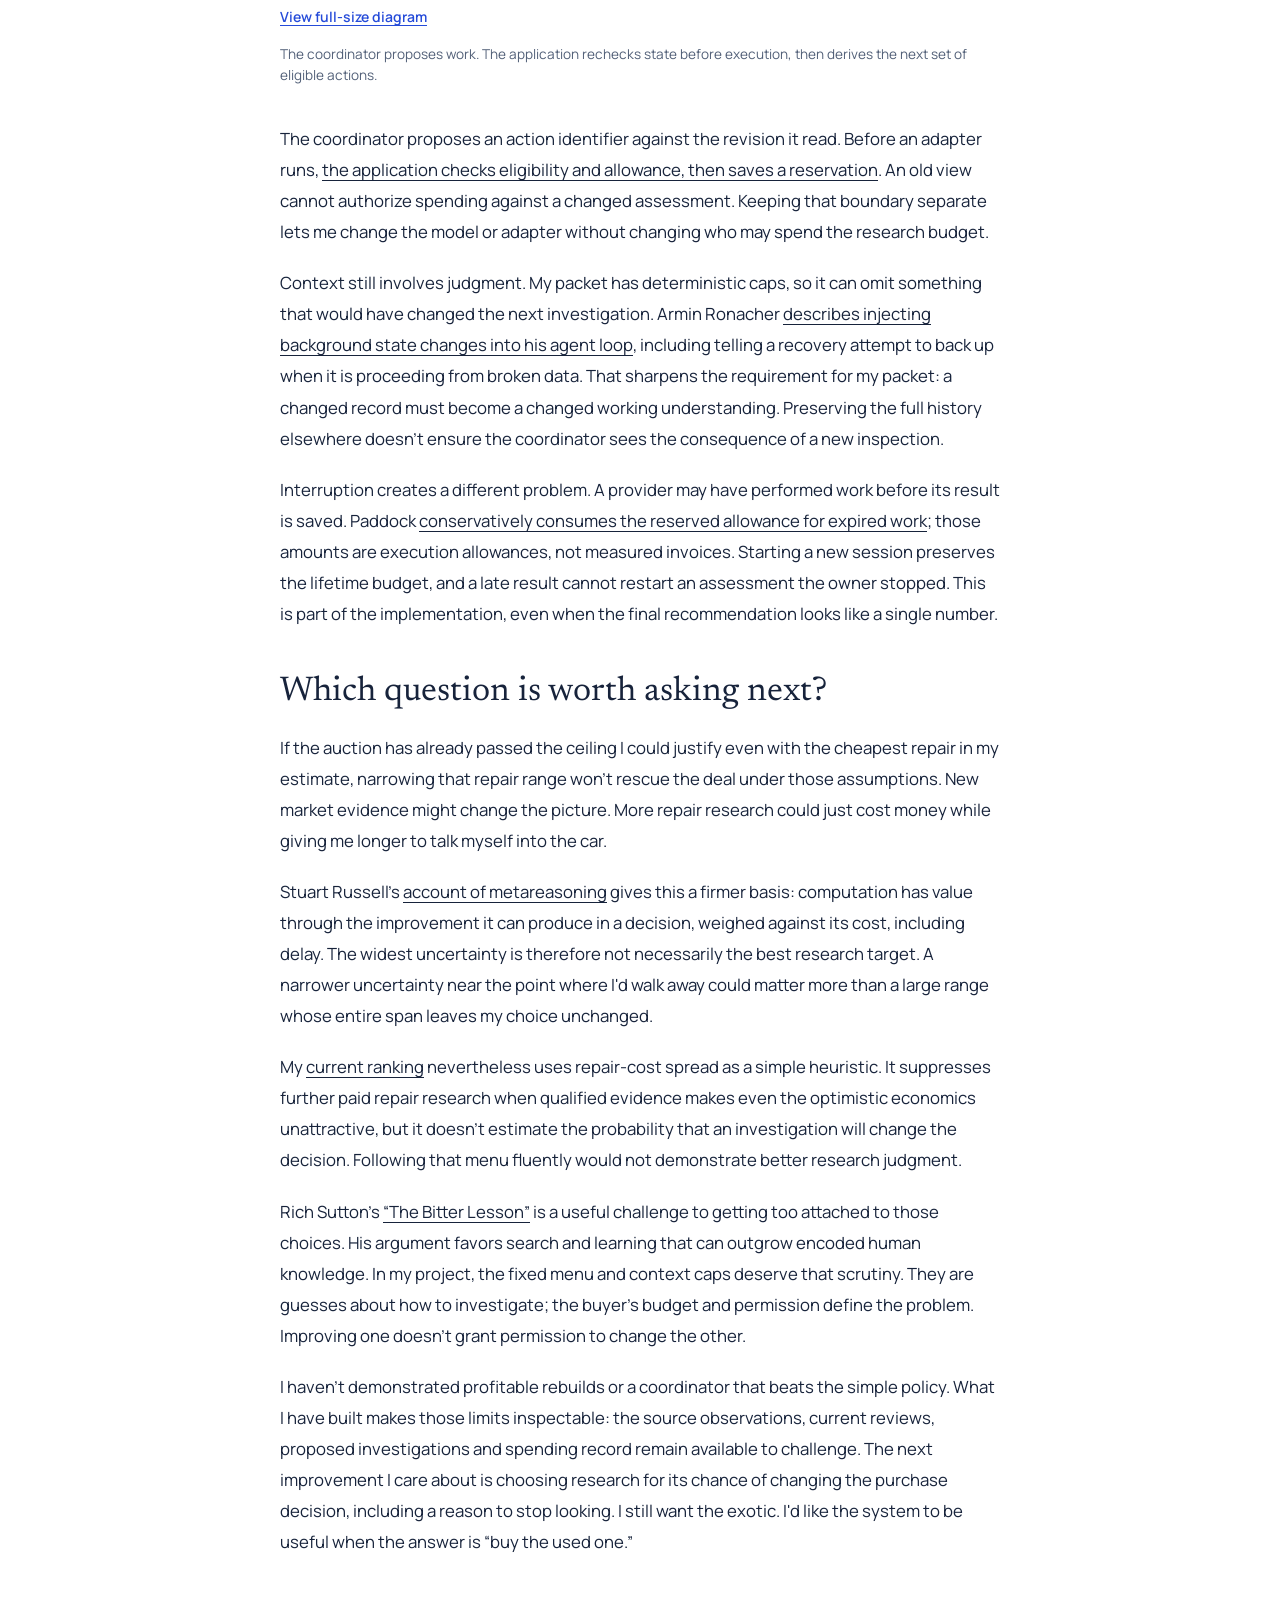
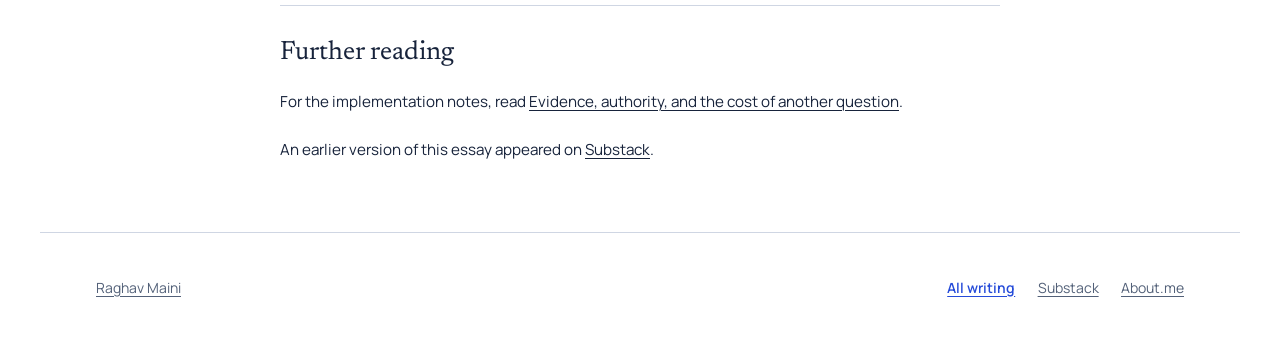
<file: writing/designing-ai-agents-for-decisions/index.html>
<!doctype html>
<html lang="en"><head><meta charset="utf-8"><meta name="viewport" content="width=device-width,initial-scale=1"><title>Designing AI agents for decisions that keep changing — Raghav Maini</title><meta name="description" content="Lessons from trying to work out whether rebuilding an exotic could ever make sense for me."><meta name="robots" content="index,follow,max-image-preview:large"><link rel="canonical" href="https://raghavmaini.com/writing/designing-ai-agents-for-decisions/"><meta property="og:type" content="article"><meta property="og:title" content="Designing AI agents for decisions that keep changing"><meta property="og:description" content="Lessons from trying to work out whether rebuilding an exotic could ever make sense for me."><meta property="og:url" content="https://raghavmaini.com/writing/designing-ai-agents-for-decisions/"><meta name="author" content="Raghav Maini"><link rel="stylesheet" href="/assets/style.css"><link rel="icon" type="image/svg+xml" href="data:image/svg+xml,%3Csvg xmlns='http://www.w3.org/2000/svg' viewBox='0 0 32 32'%3E%3Crect width='32' height='32' rx='4' fill='%23254bd9'/%3E%3Cpath d='M9 25V7h7c8 0 8 10 0 10h-7m7 0 8 8' fill='none' stroke='white' stroke-width='3'/%3E%3C/svg%3E"><script type="application/ld+json">{"@context":"https://schema.org","@type":"Article","headline":"Designing AI agents for decisions that keep changing","description":"Lessons from trying to work out whether rebuilding an exotic could ever make sense for me.","datePublished":"2026-09-12","dateModified":"2026-10-02","author":{"@type":"Person","@id":"https://raghavmaini.com/#person","name":"Raghav Maini","url":"https://raghavmaini.com/"},"mainEntityOfPage":"https://raghavmaini.com/writing/designing-ai-agents-for-decisions/","inLanguage":"en","isPartOf":{"@id":"https://raghavmaini.com/#website"},"wordCount":1067,"image":["https://raghavmaini.com/assets/essays/evidence-change.png","https://raghavmaini.com/assets/essays/agent-loop.png"]}</script></head>
<body><a class="skip" href="#main">Skip to content</a><header class="shell topbar"><a class="wordmark" href="/">Raghav Maini</a><nav aria-label="Main navigation"><a href="/writing/">Writing</a><a href="/#about">About</a></nav></header>
<main id="main" class="shell"><article><header class="article-header"><a class="back" href="/writing/">All writing</a><h1>Designing AI agents for decisions that keep changing</h1><p class="deck">Lessons from trying to work out whether rebuilding an exotic could ever make sense for me.</p><p class="byline"><a href="/">Raghav Maini</a> · <time datetime="2026-09-12">September 12, 2026</time> · Revised <time datetime="2026-10-02">October 2, 2026</time></p></header><div class="essay-body prose">
<p>I want an exotic someday. I don't have exotic money. Watching <a href="https://www.youtube.com/@MatArmstrongbmx">Mat Armstrong</a> rebuild cars is a pretty effective way to convince yourself there might be a loophole.</p>

<p>What looks like superficial damage could be something I'd learn to fix with a modest investment in tools, or specialized carbon-fiber work that nukes the economics. I haven't bought a car at auction. I built <a href="https://github.com/ragamainidev/paddock-ai">Paddock</a> to investigate whether a rebuild could make sense before getting attached to one. I'd be paying specialists for work I couldn't do myself; a project that pencils out for an equipped shop could be a terrible buy for me.</p>

<p>I'm particular about valuation, too. A manual V10 R8 isn't interchangeable with every R8 in a model's comparable-sales list. I want to understand which sales support the estimate, including the gearbox and generation. One early analysis assumed I could win an SF90 for $0. No one wins an SF90 for $0. I needed a maximum bid I could justify—and a way to interrogate the assumptions behind it.</p>

<h2>What a scope change actually invalidates</h2>

<p>Suppose an inspection reveals structural damage beyond the bodywork covered by a quote. The quote may remain authentic, and its price for the original work may still stand. What loses support is the inference that it covers the rebuild. That does not establish that the car is uneconomic; it establishes that the previous calculation no longer settles the question.</p>

<p>In Paddock, I <a href="https://github.com/ragamainidev/paddock-ai/blob/c2b67a25b6ea33e45ff71bb1f69db1ee643b46a8/src/assessments/scope.ts#L4-L17">fingerprint the recorded damage scope</a> and bind inspection and quote reviews to it. When that fingerprint changes, those reviews no longer satisfy the current requirements. The evidence and earlier decisions remain in history. Provisional arithmetic can remain visible, but the application withholds the bid it can justify until the required reviews are current. The supplier example below illustrates the same distinction.</p>

<figure><a class="diagram-link" href="/assets/essays/evidence-change.png"><img width="1920" height="1040" loading="lazy" src="/assets/essays/evidence-change.png" alt="A quote reviewed for Scope A supports Decision D1. After the scope changes, the quote and old review remain, but Decision D2 is withheld until Scope B is reviewed."><span class="diagram-action">View full-size diagram</span></a><figcaption>The quote and earlier decision remain in history. The revised order needs a review that covers its new conditions.</figcaption></figure>

<p>This is conservative: a changed description can reopen a review even if its conclusion still applies. Jon Doyle's <a href="https://www.ijcai.org/Proceedings/77-1/Papers/035.pdf">truth-maintenance work</a> offers a more selective approach, recording justifications so that a changed assumption triggers reconsideration of the beliefs depending on it. Another valid justification can preserve a conclusion. But Doyle's <a href="https://www.ijcai.org/Proceedings/83-1/Papers/082.pdf">later formulation</a> makes the limit explicit: acceptability is relative to the recorded reasons, not a guarantee of logical consistency.</p>

<p>That matters for the next version of my scope check. Keeping a verified gearbox specification while reopening repair economics sounds sensible. It requires a correct account of their dependencies. If that account omits a relationship, selective revision can preserve the very conclusion that should change. My coarse check sacrifices some usable review work in exchange for making fewer claims about what is independent. A more selective implementation would have to earn those claims; I haven't built that general reasoning system.</p>

<h2>The investigation loop I built</h2>

<p>The coordinator receives a <a href="https://github.com/ragamainidev/paddock-ai/blob/c2b67a25b6ea33e45ff71bb1f69db1ee643b46a8/agent/lib/board.ts#L120-L175">compact packet</a> of buyer constraints, current decisions, open requirements, recent evidence, available investigations and remaining allowance. It chooses an investigation; an adapter performs the work; the application applies the result and derives what can happen next. Some investigations use an ordinary API, others image analysis or a research worker pursuing a bounded question.</p>

<figure><a class="diagram-link" href="/assets/essays/agent-loop.png"><img width="1800" height="1224" loading="lazy" src="/assets/essays/agent-loop.png" alt="A decision-oriented agent loop: durable state produces a compact packet and eligible actions; a coordinator selects work; application rules validate execution and evidence before updating the decision."><span class="diagram-action">View full-size diagram</span></a><figcaption>The coordinator proposes work. The application rechecks state before execution, then derives the next set of eligible actions.</figcaption></figure>

<p>The coordinator proposes an action identifier against the revision it read. Before an adapter runs, <a href="https://github.com/ragamainidev/paddock-ai/blob/c2b67a25b6ea33e45ff71bb1f69db1ee643b46a8/src/assessments/service.ts#L297-L339">the application checks eligibility and allowance, then saves a reservation</a>. An old view cannot authorize spending against a changed assessment. Keeping that boundary separate lets me change the model or adapter without changing who may spend the research budget.</p>

<p>Context still involves judgment. My packet has deterministic caps, so it can omit something that would have changed the next investigation. Armin Ronacher <a href="https://lucumr.pocoo.org/2025/11/21/agents-are-hard/">describes injecting background state changes into his agent loop</a>, including telling a recovery attempt to back up when it is proceeding from broken data. That sharpens the requirement for my packet: a changed record must become a changed working understanding. Preserving the full history elsewhere doesn't ensure the coordinator sees the consequence of a new inspection.</p>

<p>Interruption creates a different problem. A provider may have performed work before its result is saved. Paddock <a href="https://github.com/ragamainidev/paddock-ai/blob/c2b67a25b6ea33e45ff71bb1f69db1ee643b46a8/src/assessments/service.ts#L135-L165">conservatively consumes the reserved allowance for expired work</a>; those amounts are execution allowances, not measured invoices. Starting a new session preserves the lifetime budget, and a late result cannot restart an assessment the owner stopped. This is part of the implementation, even when the final recommendation looks like a single number.</p>

<h2>Which question is worth asking next?</h2>

<p>If the auction has already passed the ceiling I could justify even with the cheapest repair in my estimate, narrowing that repair range won't rescue the deal under those assumptions. New market evidence might change the picture. More repair research could just cost money while giving me longer to talk myself into the car.</p>

<p>Stuart Russell's <a href="https://aima.cs.berkeley.edu/~russell/papers/mitecs-metareasoning.pdf">account of metareasoning</a> gives this a firmer basis: computation has value through the improvement it can produce in a decision, weighed against its cost, including delay. The widest uncertainty is therefore not necessarily the best research target. A narrower uncertainty near the point where I'd walk away could matter more than a large range whose entire span leaves my choice unchanged.</p>

<p>My <a href="https://github.com/ragamainidev/paddock-ai/blob/c2b67a25b6ea33e45ff71bb1f69db1ee643b46a8/src/assessments/decision.ts#L653-L725">current ranking</a> nevertheless uses repair-cost spread as a simple heuristic. It suppresses further paid repair research when qualified evidence makes even the optimistic economics unattractive, but it doesn't estimate the probability that an investigation will change the decision. Following that menu fluently would not demonstrate better research judgment.</p>

<p>Rich Sutton's <a href="http://www.incompleteideas.net/IncIdeas/BitterLesson.html">“The Bitter Lesson”</a> is a useful challenge to getting too attached to those choices. His argument favors search and learning that can outgrow encoded human knowledge. In my project, the fixed menu and context caps deserve that scrutiny. They are guesses about how to investigate; the buyer's budget and permission define the problem. Improving one doesn't grant permission to change the other.</p>

<p>I haven't demonstrated profitable rebuilds or a coordinator that beats the simple policy. What I have built makes those limits inspectable: the source observations, current reviews, proposed investigations and spending record remain available to challenge. The next improvement I care about is choosing research for its chance of changing the purchase decision, including a reason to stop looking. I still want the exotic. I'd like the system to be useful when the answer is “buy the used one.”</p>

<aside class="related"><h2>Further reading</h2><p>For the implementation notes, read <a href="/writing/evidence-and-agent-decisions/">Evidence, authority, and the cost of another question</a>.</p><p>An earlier version of this essay appeared on <a href="https://ragamaini.substack.com/p/designing-ai-agents-for-decisions">Substack</a>.</p></aside>
</div></article></main><footer class="shell footer article-footer"><a href="/">Raghav Maini</a><nav aria-label="Footer navigation"><a class="footer-writing" href="/writing/">All writing</a><a href="https://ragamaini.substack.com/">Substack</a><a href="https://about.me/raghavmaini">About.me</a></nav></footer></body></html>
</file>
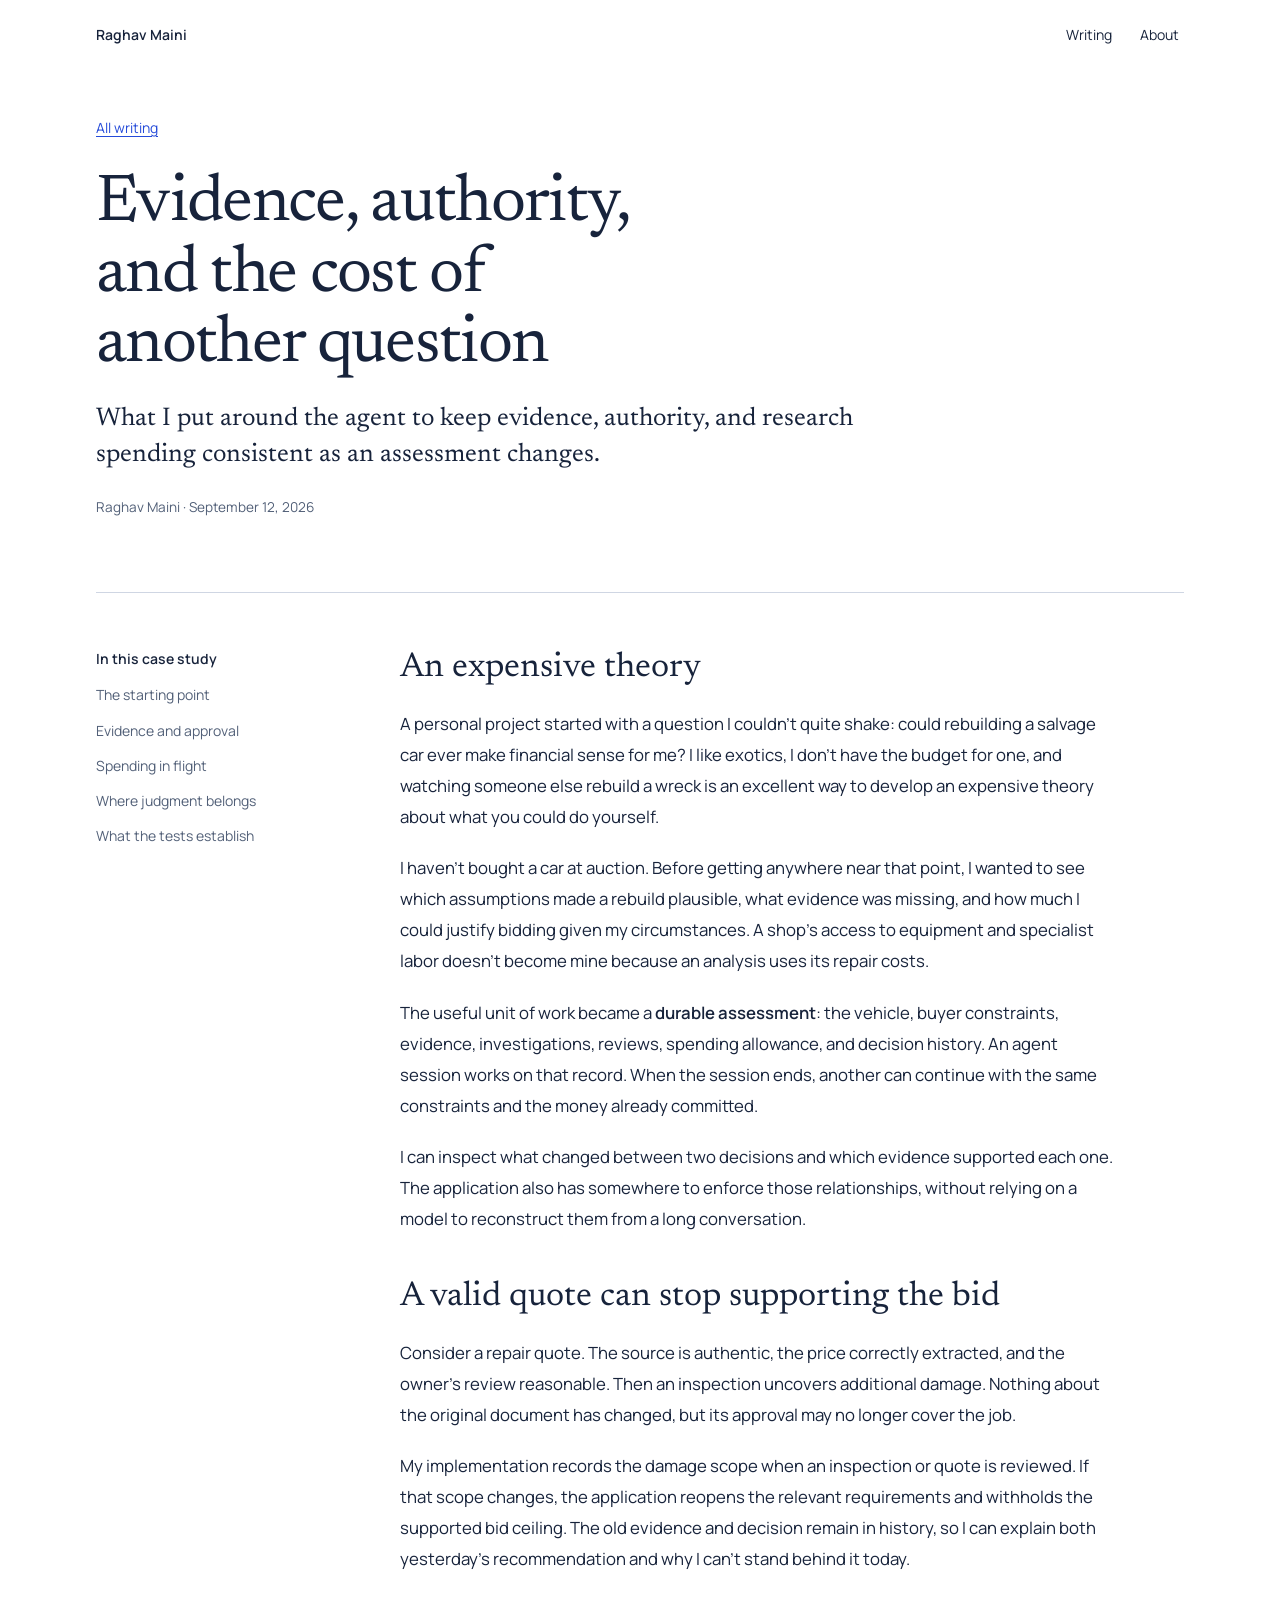
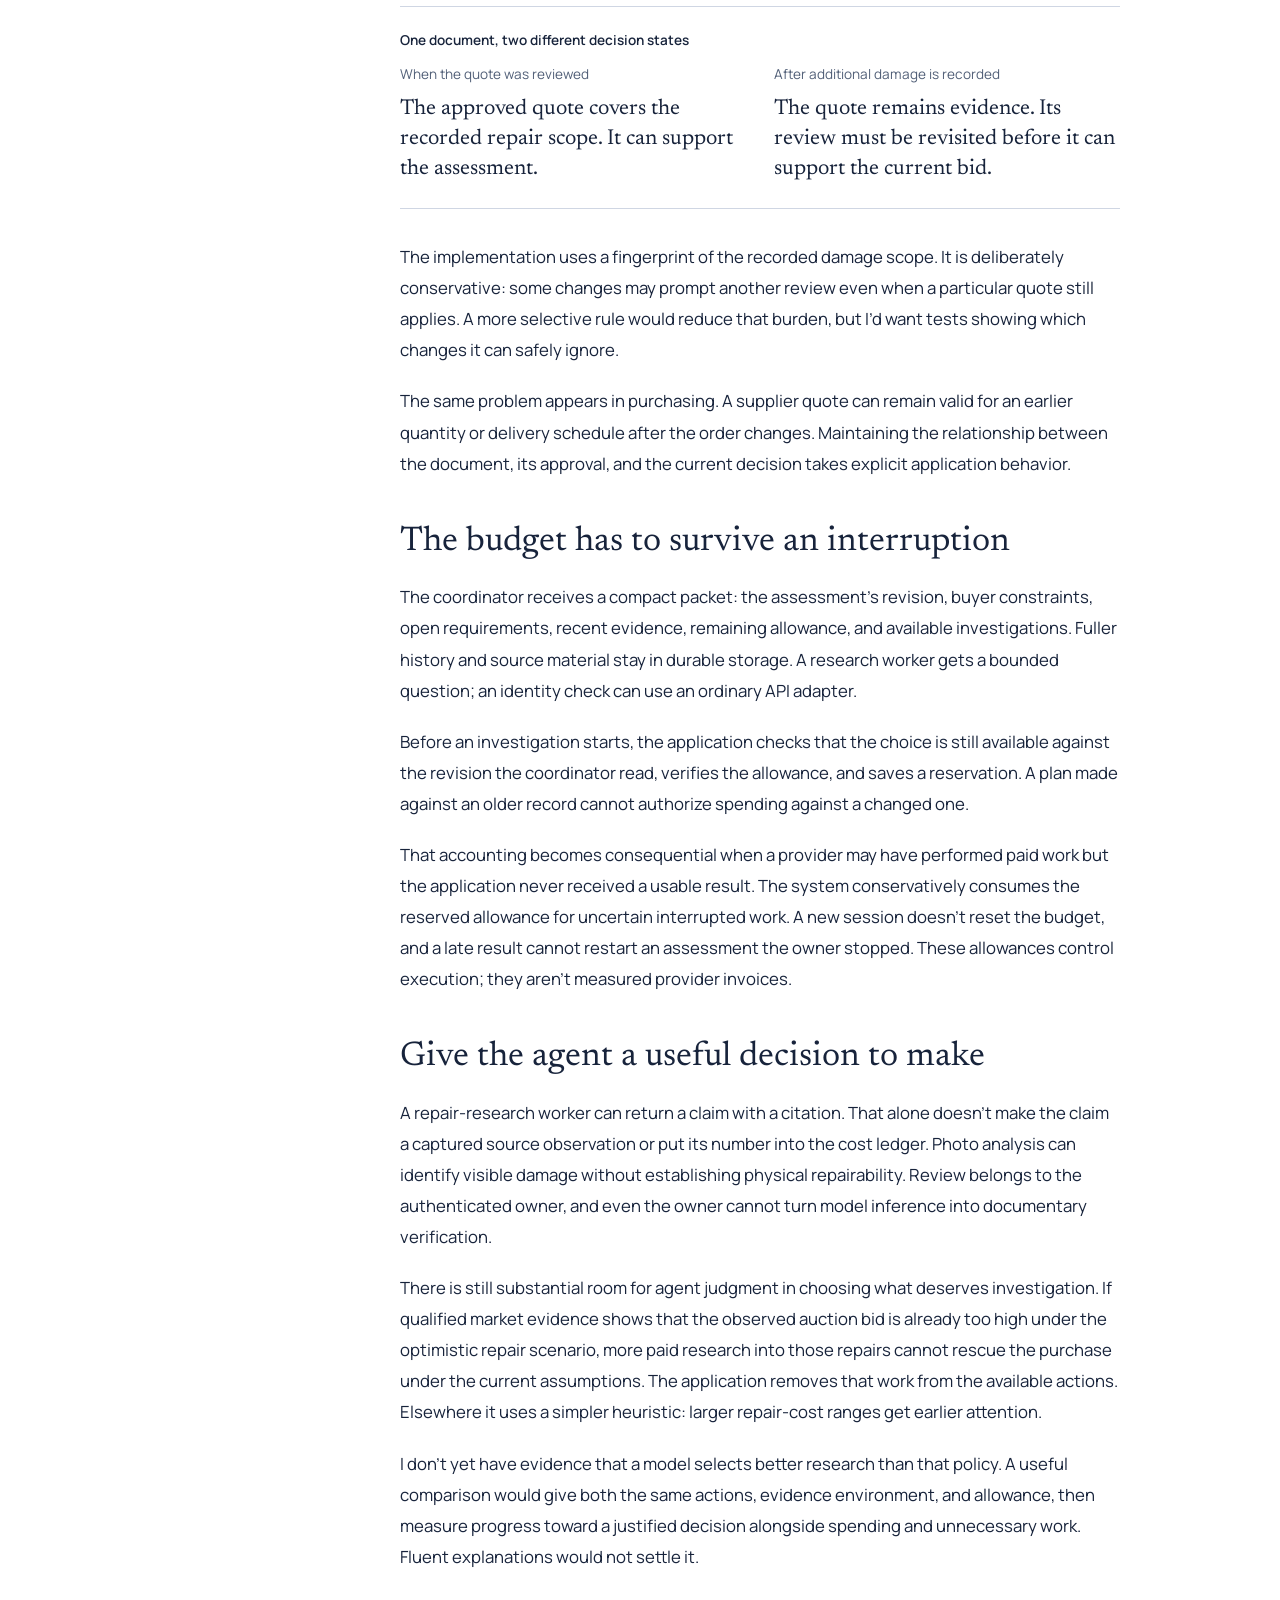
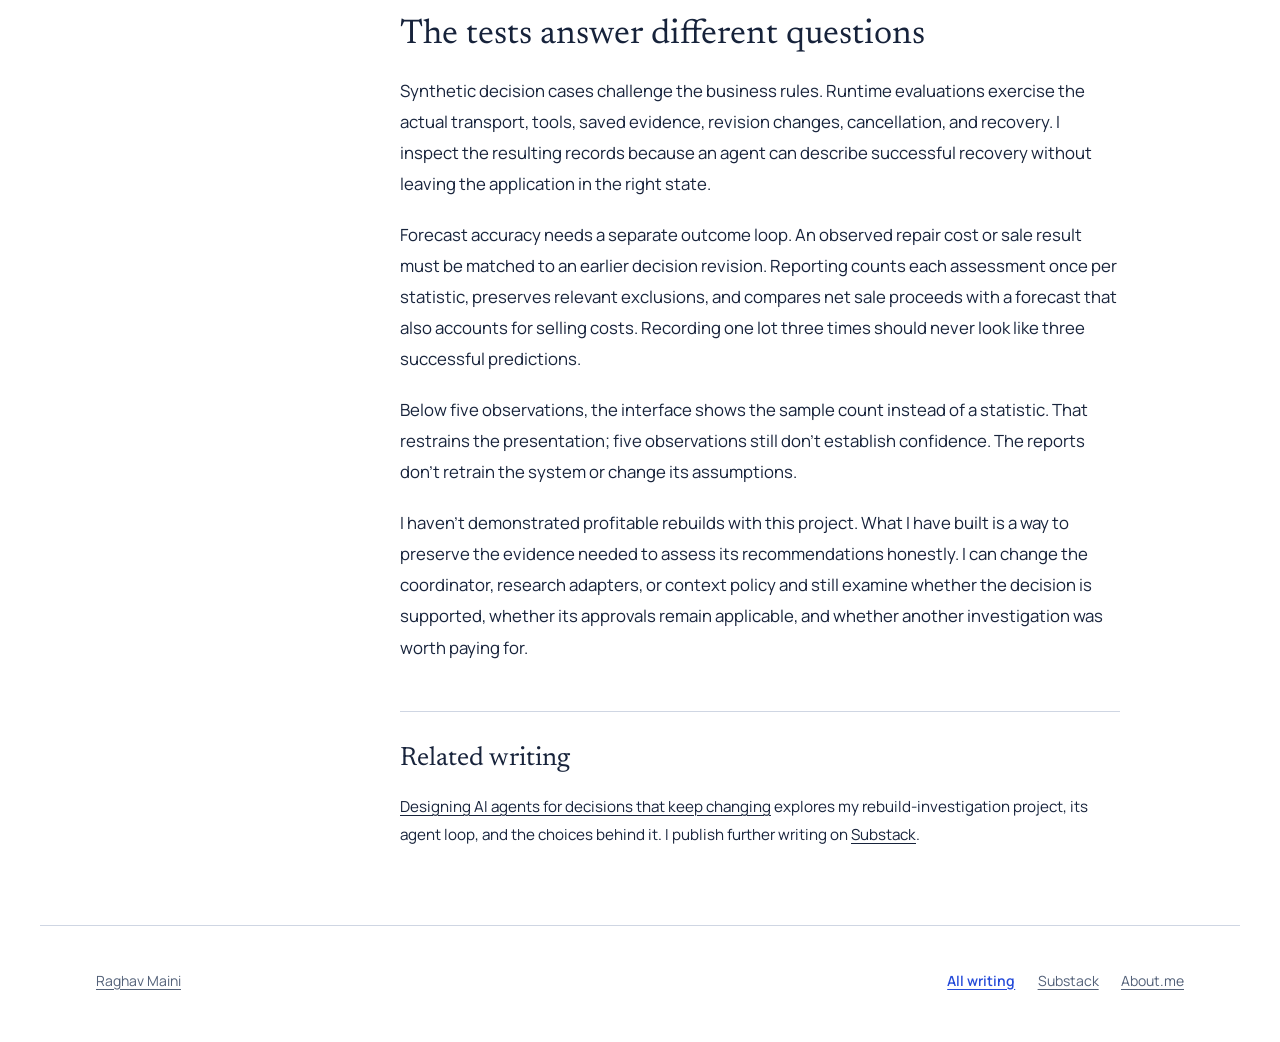
<file: writing/evidence-and-agent-decisions/index.html>
<!doctype html>
<html lang="en"><head><meta charset="utf-8"><meta name="viewport" content="width=device-width,initial-scale=1"><title>Agent Design: Evidence, Authority &amp; Research Costs — Raghav Maini</title><meta name="description" content="Raghav Maini on a personal AI project: durable assessments, evidence-bound reviews, agent spending controls, and what evaluation can actually establish."><meta name="robots" content="index,follow,max-image-preview:large"><link rel="canonical" href="https://raghavmaini.com/writing/evidence-and-agent-decisions/"><meta property="og:type" content="article"><meta property="og:title" content="Evidence, authority, and the cost of another question"><meta property="og:description" content="A case study in keeping evidence, authority, and research spending consistent as an AI assessment changes."><meta property="og:url" content="https://raghavmaini.com/writing/evidence-and-agent-decisions/"><meta name="author" content="Raghav Maini"><meta name="theme-color" content="#ffffff"><link rel="stylesheet" href="/assets/style.css"><link rel="icon" type="image/svg+xml" href="data:image/svg+xml,%3Csvg xmlns='http://www.w3.org/2000/svg' viewBox='0 0 32 32'%3E%3Crect width='32' height='32' rx='4' fill='%23254bd9'/%3E%3Cpath d='M9 25V7h7c8 0 8 10 0 10h-7m7 0 8 8' fill='none' stroke='white' stroke-width='3'/%3E%3C/svg%3E"><script type="application/ld+json">{"@context":"https://schema.org","@type":"Article","headline":"Evidence, authority, and the cost of another question","description":"A case study in durable assessments, evidence-bound reviews, agent spending controls, and evaluation.","datePublished":"2026-09-12","dateModified":"2026-09-12","author":{"@type":"Person","@id":"https://raghavmaini.com/#person","name":"Raghav Maini","url":"https://raghavmaini.com/"},"mainEntityOfPage":"https://raghavmaini.com/writing/evidence-and-agent-decisions/","inLanguage":"en"}</script></head>
<body><a class="skip" href="#main">Skip to content</a><header class="shell topbar"><a class="wordmark" href="/">Raghav Maini</a><nav aria-label="Main navigation"><a href="/writing/">Writing</a><a href="/#about">About</a></nav></header>
<main id="main" class="shell"><article><header class="article-header"><a class="back" href="/writing/">All writing</a><h1>Evidence, authority, and the cost of another question</h1><p class="deck">What I put around the agent to keep evidence, authority, and research spending consistent as an assessment changes.</p><p class="byline"><a href="/">Raghav Maini</a> · <time datetime="2026-09-12">September 12, 2026</time></p></header><div class="article-layout"><nav class="contents" aria-label="In this case study"><strong>In this case study</strong><ol><li><a href="#starting-point">The starting point</a></li><li><a href="#evidence">Evidence and approval</a></li><li><a href="#spending">Spending in flight</a></li><li><a href="#judgment">Where judgment belongs</a></li><li><a href="#evaluation">What the tests establish</a></li></ol></nav><div class="prose">
<h2 id="starting-point">An expensive theory</h2><p>A personal project started with a question I couldn’t quite shake: could rebuilding a salvage car ever make financial sense for me? I like exotics, I don’t have the budget for one, and watching someone else rebuild a wreck is an excellent way to develop an expensive theory about what you could do yourself.</p><p>I haven’t bought a car at auction. Before getting anywhere near that point, I wanted to see which assumptions made a rebuild plausible, what evidence was missing, and how much I could justify bidding given my circumstances. A shop’s access to equipment and specialist labor doesn’t become mine because an analysis uses its repair costs.</p><p>The useful unit of work became a <strong>durable assessment</strong>: the vehicle, buyer constraints, evidence, investigations, reviews, spending allowance, and decision history. An agent session works on that record. When the session ends, another can continue with the same constraints and the money already committed.</p><p>I can inspect what changed between two decisions and which evidence supported each one. The application also has somewhere to enforce those relationships, without relying on a model to reconstruct them from a long conversation.</p>
<h2 id="evidence">A valid quote can stop supporting the bid</h2><p>Consider a repair quote. The source is authentic, the price correctly extracted, and the owner’s review reasonable. Then an inspection uncovers additional damage. Nothing about the original document has changed, but its approval may no longer cover the job.</p><p>My implementation records the damage scope when an inspection or quote is reviewed. If that scope changes, the application reopens the relevant requirements and withholds the supported bid ceiling. The old evidence and decision remain in history, so I can explain both yesterday’s recommendation and why I can’t stand behind it today.</p><figure class="decision-example"><figcaption>One document, two different decision states</figcaption><dl><div><dt>When the quote was reviewed</dt><dd>The approved quote covers the recorded repair scope. It can support the assessment.</dd></div><div><dt>After additional damage is recorded</dt><dd>The quote remains evidence. Its review must be revisited before it can support the current bid.</dd></div></dl></figure><p>The implementation uses a fingerprint of the recorded damage scope. It is deliberately conservative: some changes may prompt another review even when a particular quote still applies. A more selective rule would reduce that burden, but I’d want tests showing which changes it can safely ignore.</p><p>The same problem appears in purchasing. A supplier quote can remain valid for an earlier quantity or delivery schedule after the order changes. Maintaining the relationship between the document, its approval, and the current decision takes explicit application behavior.</p>
<h2 id="spending">The budget has to survive an interruption</h2><p>The coordinator receives a compact packet: the assessment’s revision, buyer constraints, open requirements, recent evidence, remaining allowance, and available investigations. Fuller history and source material stay in durable storage. A research worker gets a bounded question; an identity check can use an ordinary API adapter.</p><p>Before an investigation starts, the application checks that the choice is still available against the revision the coordinator read, verifies the allowance, and saves a reservation. A plan made against an older record cannot authorize spending against a changed one.</p><p>That accounting becomes consequential when a provider may have performed paid work but the application never received a usable result. The system conservatively consumes the reserved allowance for uncertain interrupted work. A new session doesn’t reset the budget, and a late result cannot restart an assessment the owner stopped. These allowances control execution; they aren’t measured provider invoices.</p>
<h2 id="judgment">Give the agent a useful decision to make</h2><p>A repair-research worker can return a claim with a citation. That alone doesn’t make the claim a captured source observation or put its number into the cost ledger. Photo analysis can identify visible damage without establishing physical repairability. Review belongs to the authenticated owner, and even the owner cannot turn model inference into documentary verification.</p><p>There is still substantial room for agent judgment in choosing what deserves investigation. If qualified market evidence shows that the observed auction bid is already too high under the optimistic repair scenario, more paid research into those repairs cannot rescue the purchase under the current assumptions. The application removes that work from the available actions. Elsewhere it uses a simpler heuristic: larger repair-cost ranges get earlier attention.</p><p>I don’t yet have evidence that a model selects better research than that policy. A useful comparison would give both the same actions, evidence environment, and allowance, then measure progress toward a justified decision alongside spending and unnecessary work. Fluent explanations would not settle it.</p>
<h2 id="evaluation">The tests answer different questions</h2><p>Synthetic decision cases challenge the business rules. Runtime evaluations exercise the actual transport, tools, saved evidence, revision changes, cancellation, and recovery. I inspect the resulting records because an agent can describe successful recovery without leaving the application in the right state.</p><p>Forecast accuracy needs a separate outcome loop. An observed repair cost or sale result must be matched to an earlier decision revision. Reporting counts each assessment once per statistic, preserves relevant exclusions, and compares net sale proceeds with a forecast that also accounts for selling costs. Recording one lot three times should never look like three successful predictions.</p><p>Below five observations, the interface shows the sample count instead of a statistic. That restrains the presentation; five observations still don’t establish confidence. The reports don’t retrain the system or change its assumptions.</p><p>I haven’t demonstrated profitable rebuilds with this project. What I have built is a way to preserve the evidence needed to assess its recommendations honestly. I can change the coordinator, research adapters, or context policy and still examine whether the decision is supported, whether its approvals remain applicable, and whether another investigation was worth paying for.</p>
<aside class="related"><h2>Related writing</h2><p><a href="/writing/designing-ai-agents-for-decisions/">Designing AI agents for decisions that keep changing</a> explores my rebuild-investigation project, its agent loop, and the choices behind it. I publish further writing on <a href="https://ragamaini.substack.com/">Substack</a>.</p></aside></div></div></article></main><footer class="shell footer article-footer"><a href="/">Raghav Maini</a><nav aria-label="Footer navigation"><a class="footer-writing" href="/writing/">All writing</a><a href="https://ragamaini.substack.com/">Substack</a><a href="https://about.me/raghavmaini">About.me</a></nav></footer></body></html>
</file>
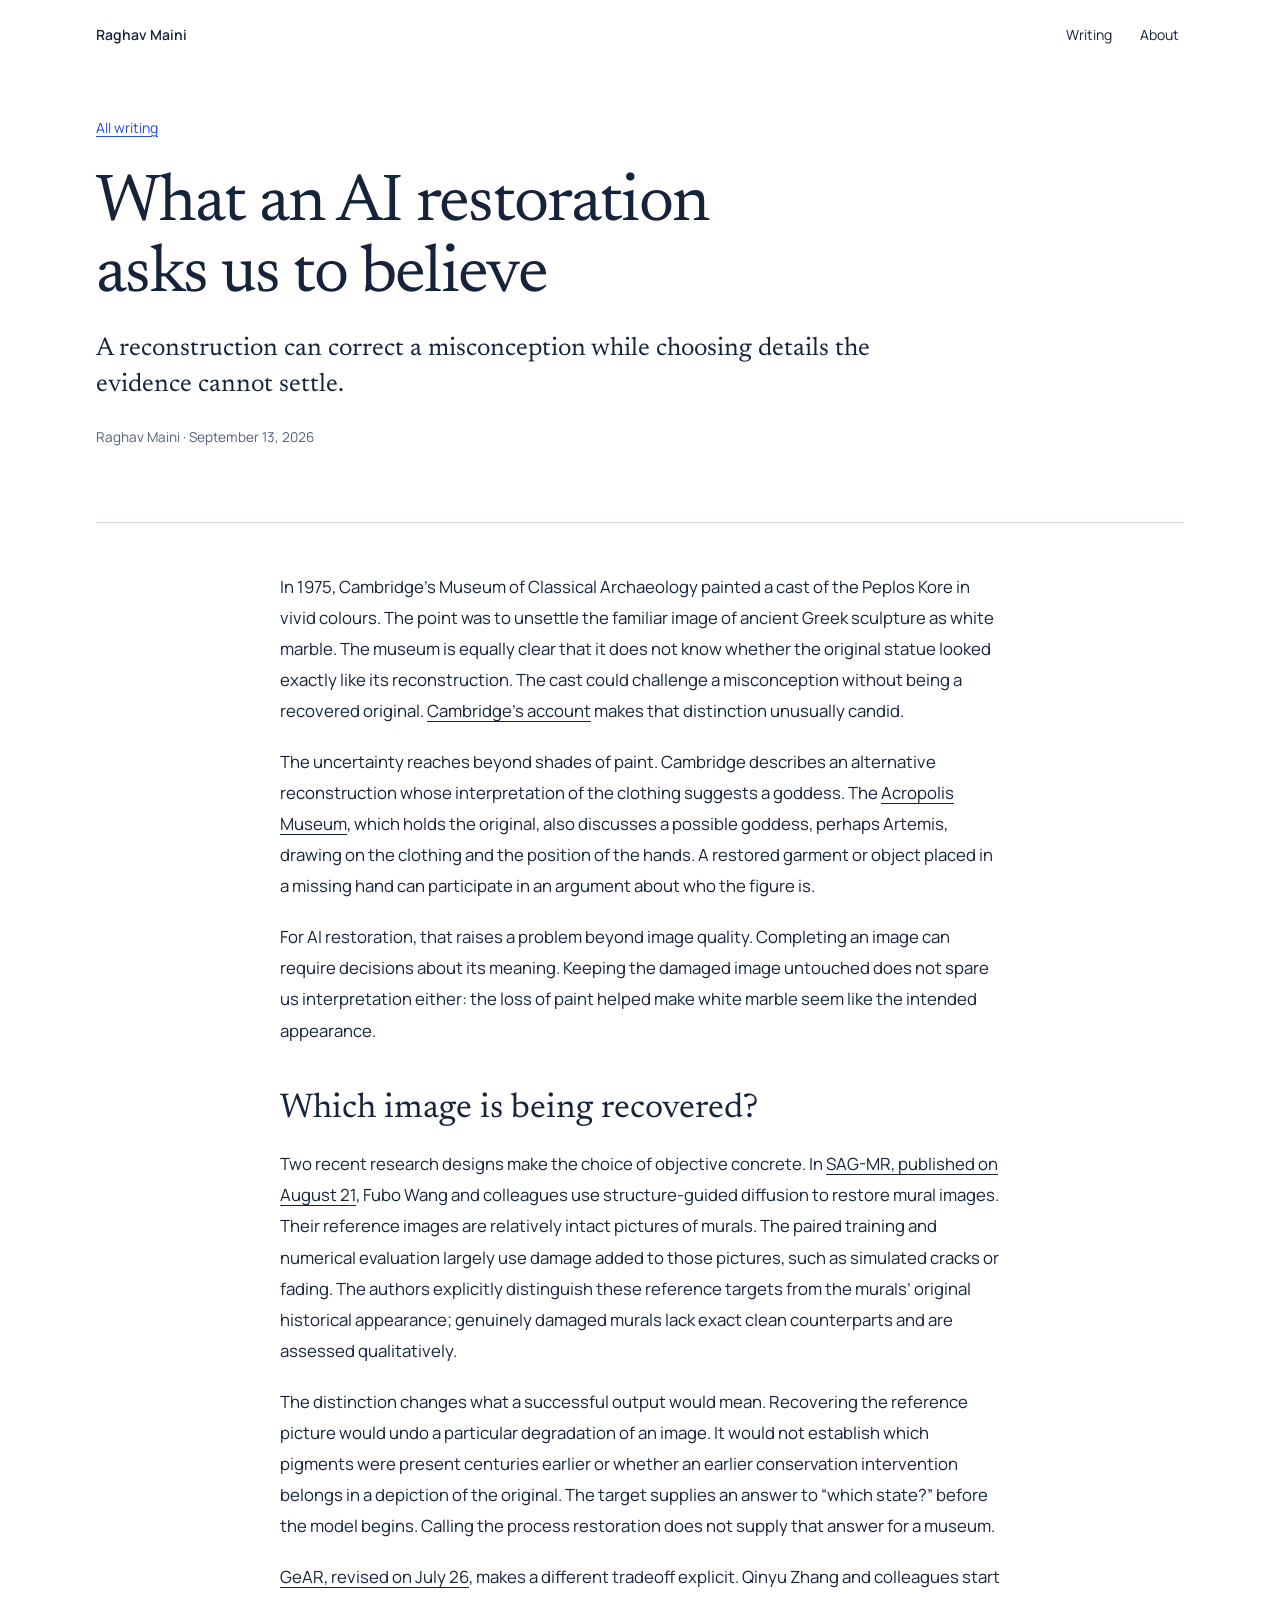
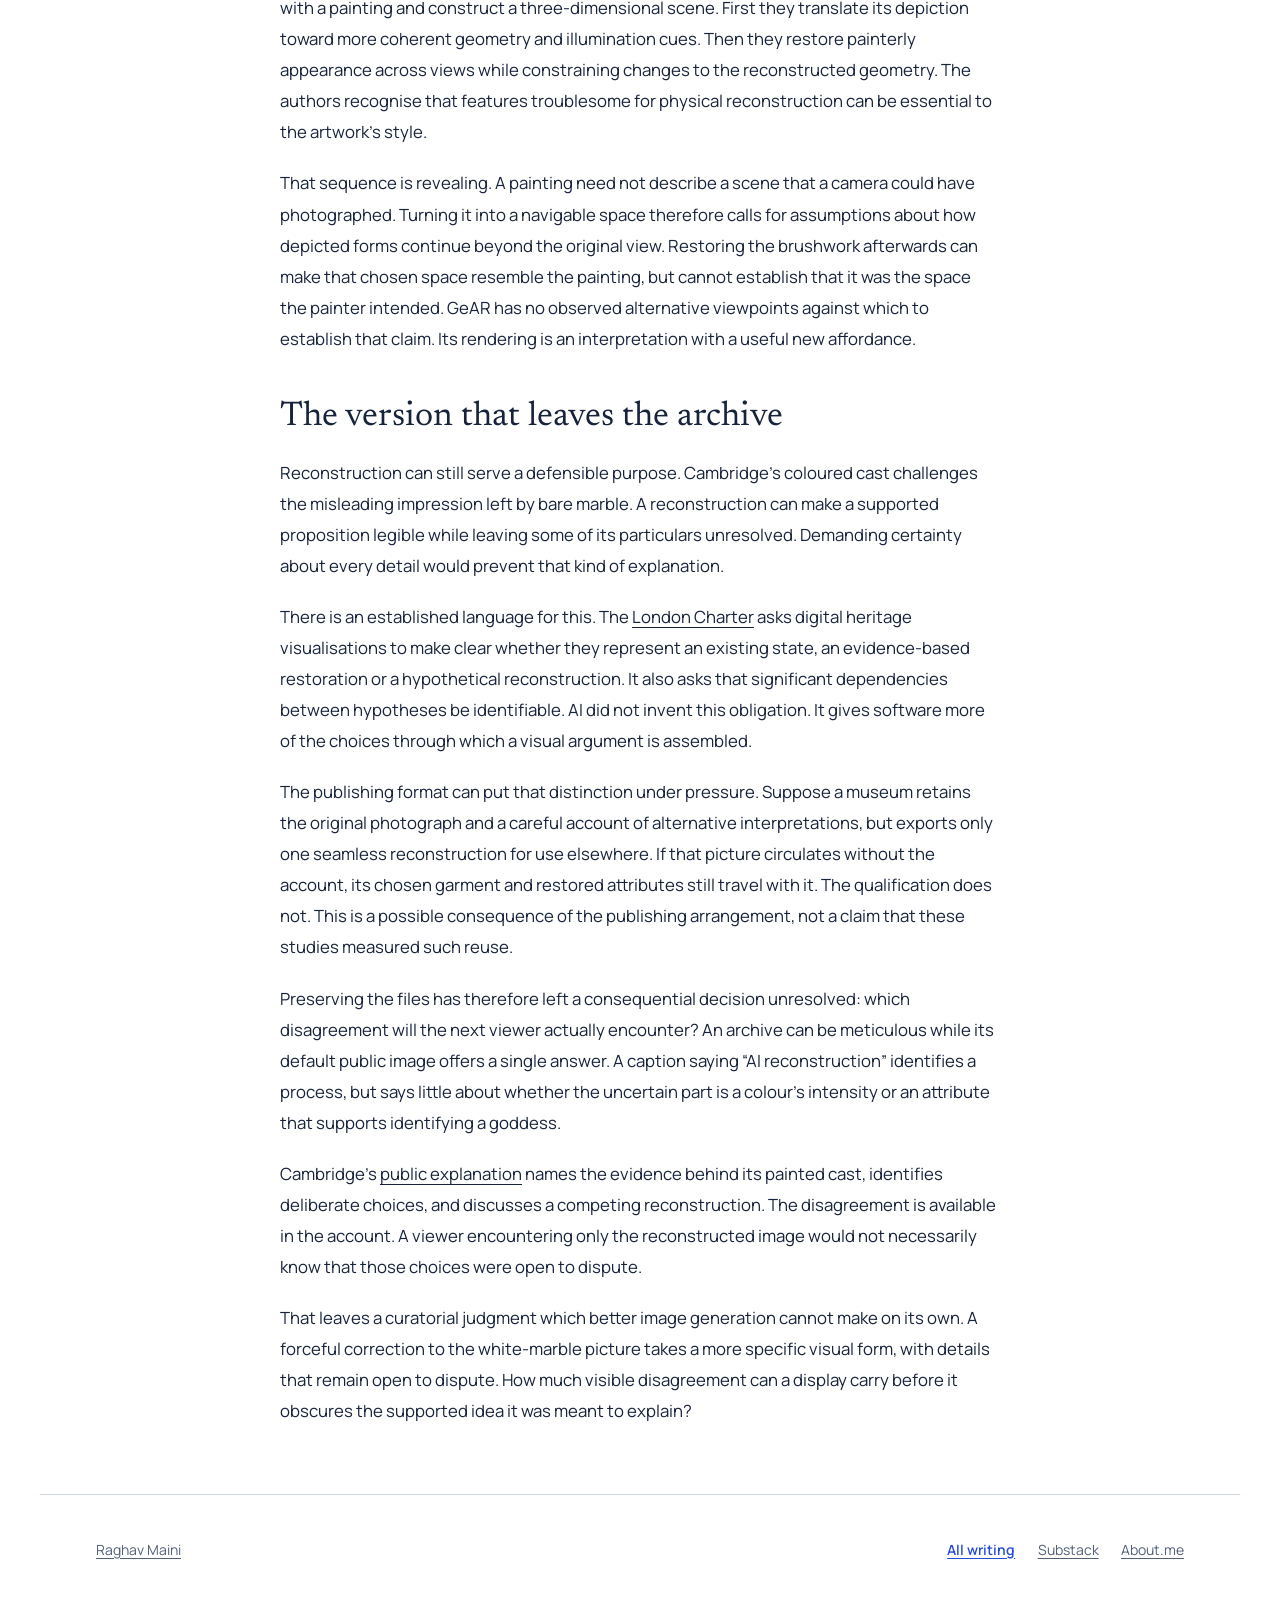
<file: writing/what-an-ai-restoration-asks-us-to-believe/index.html>
<!doctype html>
<html lang="en">
<head>
<meta charset="utf-8">
<meta name="viewport" content="width=device-width,initial-scale=1">
<title>What an AI restoration asks us to believe — Raghav Maini</title>
<meta name="description" content="Raghav Maini examines AI restoration, historical interpretation, and the choices a museum makes when publishing a reconstructed image.">
<meta name="robots" content="index,follow,max-image-preview:large">
<meta name="author" content="Raghav Maini">
<link rel="canonical" href="https://raghavmaini.com/writing/what-an-ai-restoration-asks-us-to-believe/">
<meta property="og:type" content="article">
<meta property="og:title" content="What an AI restoration asks us to believe">
<meta property="og:description" content="Raghav Maini examines AI restoration, historical interpretation, and the choices a museum makes when publishing a reconstructed image.">
<meta property="og:url" content="https://raghavmaini.com/writing/what-an-ai-restoration-asks-us-to-believe/">
<meta property="article:published_time" content="2026-09-13">
<meta property="article:modified_time" content="2026-09-14T14:19:02.825335+00:00">
<meta name="theme-color" content="#ffffff">
<link rel="stylesheet" href="/assets/style.css">
<link rel="icon" type="image/svg+xml" href="data:image/svg+xml,%3Csvg xmlns='http://www.w3.org/2000/svg' viewBox='0 0 32 32'%3E%3Crect width='32' height='32' rx='4' fill='%23254bd9'/%3E%3Cpath d='M9 25V7h7c8 0 8 10 0 10h-7m7 0 8 8' fill='none' stroke='white' stroke-width='3'/%3E%3C/svg%3E">
<script type="application/ld+json">{"@context": "https://schema.org", "@type": "Article", "headline": "What an AI restoration asks us to believe", "description": "Raghav Maini examines AI restoration, historical interpretation, and the choices a museum makes when publishing a reconstructed image.", "datePublished": "2026-09-13", "dateModified": "2026-09-14T14:19:02.825335+00:00", "author": {"@type": "Person", "@id": "https://raghavmaini.com/#person", "name": "Raghav Maini", "url": "https://raghavmaini.com/"}, "mainEntityOfPage": "https://raghavmaini.com/writing/what-an-ai-restoration-asks-us-to-believe/", "inLanguage": "en", "wordCount": 811, "isPartOf": {"@id": "https://raghavmaini.com/#website"}}</script>
</head>
<body>
<a class="skip" href="#main">Skip to content</a>
<header class="shell topbar"><a class="wordmark" href="/">Raghav Maini</a><nav aria-label="Main navigation"><a href="/writing/">Writing</a><a href="/#about">About</a></nav></header>
<main id="main" class="shell"><article>
<header class="article-header"><a class="back" href="/writing/">All writing</a>
<h1>What an AI restoration asks us to believe</h1>
<p class="deck">A reconstruction can correct a misconception while choosing details the evidence cannot settle.</p>
<p class="byline"><a href="/">Raghav Maini</a> · <time datetime="2026-09-13">September 13, 2026</time></p></header>
<div class="essay-body prose" id="article-body">
<p>In 1975, Cambridge’s Museum of Classical Archaeology painted a cast of the Peplos Kore in vivid colours. The point was to unsettle the familiar image of ancient Greek sculpture as white marble. The museum is equally clear that it does not know whether the original statue looked exactly like its reconstruction. The cast could challenge a misconception without being a recovered original. <a href="https://www.classics.cam.ac.uk/museum/collections/peplos-kore">Cambridge’s account</a> makes that distinction unusually candid.</p>
<p>The uncertainty reaches beyond shades of paint. Cambridge describes an alternative reconstruction whose interpretation of the clothing suggests a goddess. The <a href="https://www.theacropolismuseum.gr/en/statue-kore-peplos-kore">Acropolis Museum</a>, which holds the original, also discusses a possible goddess, perhaps Artemis, drawing on the clothing and the position of the hands. A restored garment or object placed in a missing hand can participate in an argument about who the figure is.</p>
<p>For AI restoration, that raises a problem beyond image quality. Completing an image can require decisions about its meaning. Keeping the damaged image untouched does not spare us interpretation either: the loss of paint helped make white marble seem like the intended appearance.</p>
<h2>Which image is being recovered?</h2>
<p>Two recent research designs make the choice of objective concrete. In <a href="https://www.nature.com/articles/s40494-026-02923-8">SAG-MR, published on August 21</a>, Fubo Wang and colleagues use structure-guided diffusion to restore mural images. Their reference images are relatively intact pictures of murals. The paired training and numerical evaluation largely use damage added to those pictures, such as simulated cracks or fading. The authors explicitly distinguish these reference targets from the murals’ original historical appearance; genuinely damaged murals lack exact clean counterparts and are assessed qualitatively.</p>
<p>The distinction changes what a successful output would mean. Recovering the reference picture would undo a particular degradation of an image. It would not establish which pigments were present centuries earlier or whether an earlier conservation intervention belongs in a depiction of the original. The target supplies an answer to “which state?” before the model begins. Calling the process restoration does not supply that answer for a museum.</p>
<p><a href="https://arxiv.org/html/2607.17519v2">GeAR, revised on July 26</a>, makes a different tradeoff explicit. Qinyu Zhang and colleagues start with a painting and construct a three-dimensional scene. First they translate its depiction toward more coherent geometry and illumination cues. Then they restore painterly appearance across views while constraining changes to the reconstructed geometry. The authors recognise that features troublesome for physical reconstruction can be essential to the artwork’s style.</p>
<p>That sequence is revealing. A painting need not describe a scene that a camera could have photographed. Turning it into a navigable space therefore calls for assumptions about how depicted forms continue beyond the original view. Restoring the brushwork afterwards can make that chosen space resemble the painting, but cannot establish that it was the space the painter intended. GeAR has no observed alternative viewpoints against which to establish that claim. Its rendering is an interpretation with a useful new affordance.</p>
<h2>The version that leaves the archive</h2>
<p>Reconstruction can still serve a defensible purpose. Cambridge’s coloured cast challenges the misleading impression left by bare marble. A reconstruction can make a supported proposition legible while leaving some of its particulars unresolved. Demanding certainty about every detail would prevent that kind of explanation.</p>
<p>There is an established language for this. The <a href="https://londoncharter.org/principles/documentation.html">London Charter</a> asks digital heritage visualisations to make clear whether they represent an existing state, an evidence-based restoration or a hypothetical reconstruction. It also asks that significant dependencies between hypotheses be identifiable. AI did not invent this obligation. It gives software more of the choices through which a visual argument is assembled.</p>
<p>The publishing format can put that distinction under pressure. Suppose a museum retains the original photograph and a careful account of alternative interpretations, but exports only one seamless reconstruction for use elsewhere. If that picture circulates without the account, its chosen garment and restored attributes still travel with it. The qualification does not. This is a possible consequence of the publishing arrangement, not a claim that these studies measured such reuse.</p>
<p>Preserving the files has therefore left a consequential decision unresolved: which disagreement will the next viewer actually encounter? An archive can be meticulous while its default public image offers a single answer. A caption saying “AI reconstruction” identifies a process, but says little about whether the uncertain part is a colour’s intensity or an attribute that supports identifying a goddess.</p>
<p>Cambridge’s <a href="https://www.classics.cam.ac.uk/museum/collections/peplos-kore">public explanation</a> names the evidence behind its painted cast, identifies deliberate choices, and discusses a competing reconstruction. The disagreement is available in the account. A viewer encountering only the reconstructed image would not necessarily know that those choices were open to dispute.</p>
<p>That leaves a curatorial judgment which better image generation cannot make on its own. A forceful correction to the white-marble picture takes a more specific visual form, with details that remain open to dispute. How much visible disagreement can a display carry before it obscures the supported idea it was meant to explain?</p>
</div>
</article></main>
<footer class="shell footer article-footer"><a href="/">Raghav Maini</a><nav aria-label="Footer navigation"><a class="footer-writing" href="/writing/">All writing</a><a href="https://ragamaini.substack.com/">Substack</a><a href="https://about.me/raghavmaini">About.me</a></nav></footer>
</body></html>
</file>
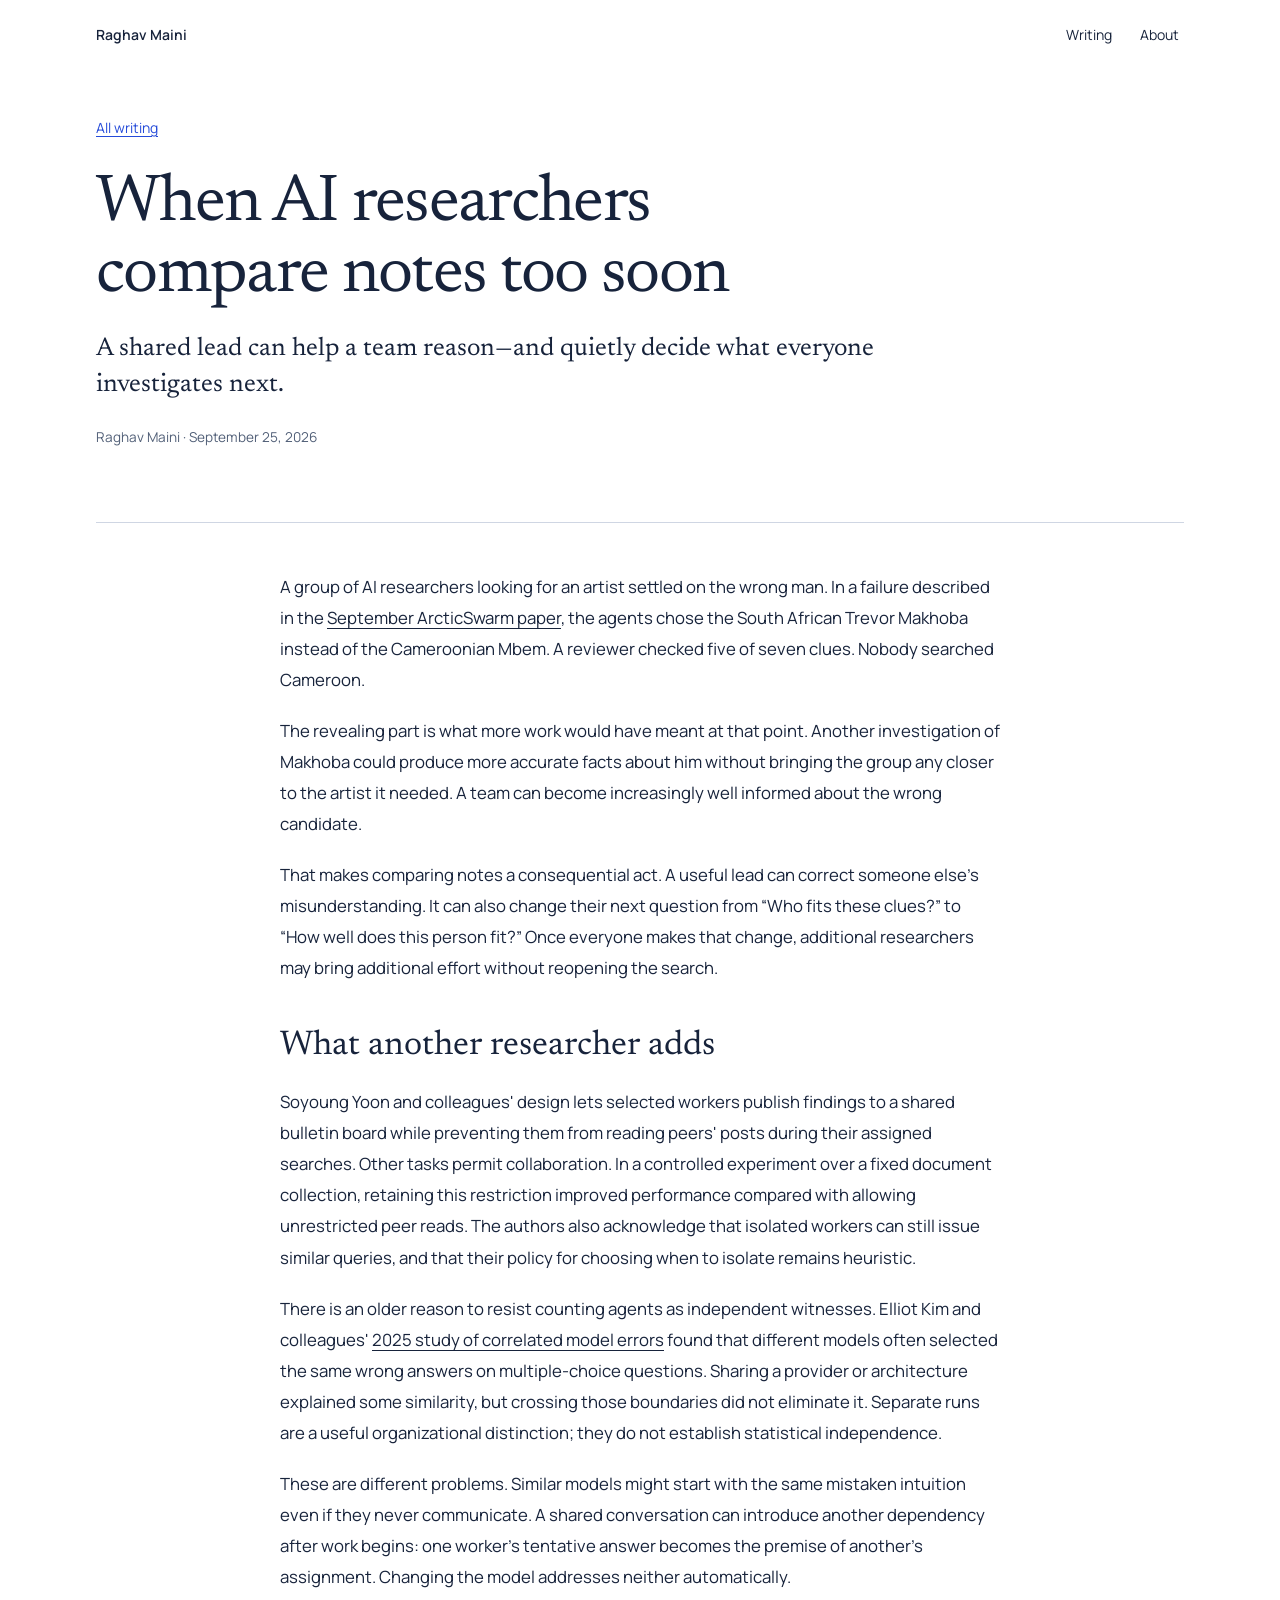
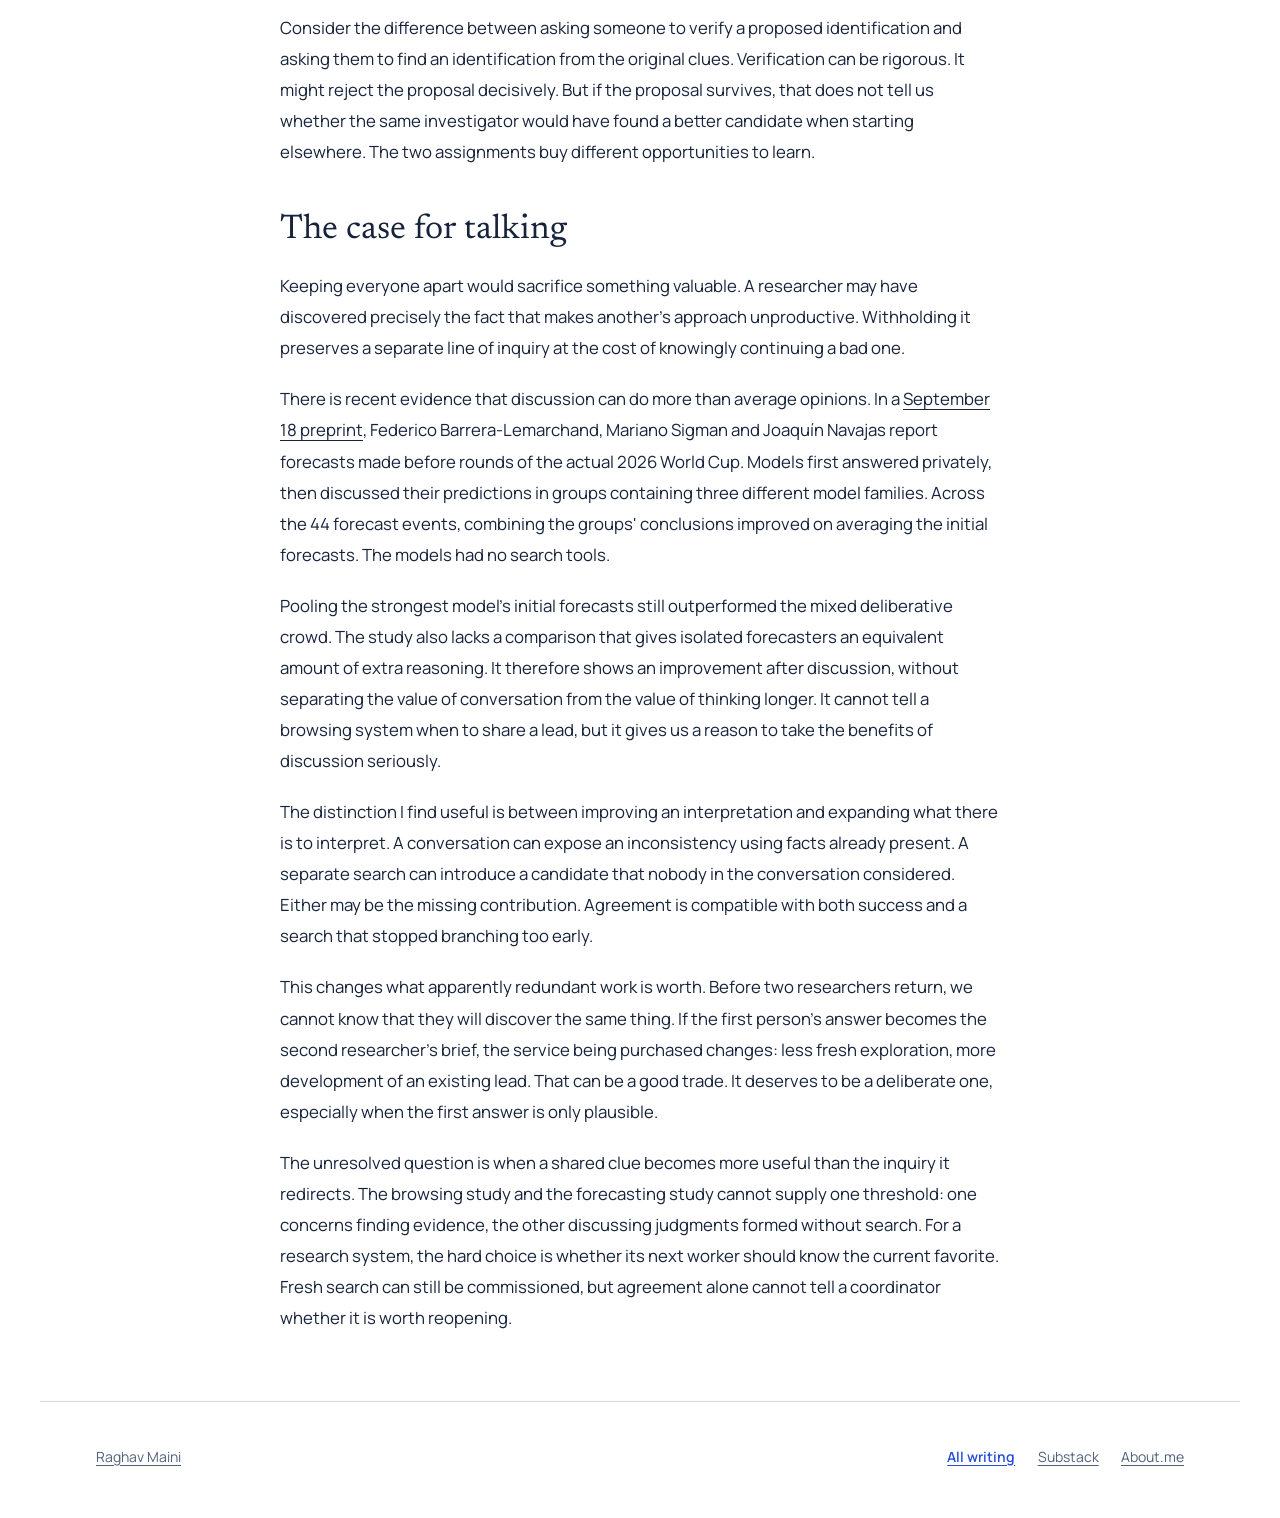
<file: writing/when-ai-researchers-read-each-others-notes/index.html>
<!doctype html>
<html lang="en">
<head>
<meta charset="utf-8">
<meta name="viewport" content="width=device-width,initial-scale=1">
<title>When AI researchers compare notes too soon — Raghav Maini</title>
<meta name="description" content="Raghav Maini examines when sharing findings helps AI researchers reason—and when a plausible lead redirects the search before alternatives can emerge.">
<meta name="robots" content="index,follow,max-image-preview:large">
<meta name="author" content="Raghav Maini">
<link rel="canonical" href="https://raghavmaini.com/writing/when-ai-researchers-read-each-others-notes/">
<meta property="og:type" content="article">
<meta property="og:title" content="When AI researchers compare notes too soon">
<meta property="og:description" content="Raghav Maini examines when sharing findings helps AI researchers reason—and when a plausible lead redirects the search before alternatives can emerge.">
<meta property="og:url" content="https://raghavmaini.com/writing/when-ai-researchers-read-each-others-notes/">
<meta property="article:published_time" content="2026-09-25">
<meta property="article:modified_time" content="2026-09-25">
<meta name="theme-color" content="#ffffff">
<link rel="stylesheet" href="/assets/style.css">
<link rel="icon" type="image/svg+xml" href="data:image/svg+xml,%3Csvg xmlns='http://www.w3.org/2000/svg' viewBox='0 0 32 32'%3E%3Crect width='32' height='32' rx='4' fill='%23254bd9'/%3E%3Cpath d='M9 25V7h7c8 0 8 10 0 10h-7m7 0 8 8' fill='none' stroke='white' stroke-width='3'/%3E%3C/svg%3E">
<script type="application/ld+json">{"@context": "https://schema.org", "@type": "Article", "headline": "When AI researchers compare notes too soon", "description": "Raghav Maini examines when sharing findings helps AI researchers reason—and when a plausible lead redirects the search before alternatives can emerge.", "datePublished": "2026-09-25", "dateModified": "2026-09-25", "author": {"@type": "Person", "@id": "https://raghavmaini.com/#person", "name": "Raghav Maini", "url": "https://raghavmaini.com/"}, "mainEntityOfPage": "https://raghavmaini.com/writing/when-ai-researchers-read-each-others-notes/", "inLanguage": "en", "wordCount": 772, "isPartOf": {"@id": "https://raghavmaini.com/#website"}}</script>
</head>
<body>
<a class="skip" href="#main">Skip to content</a>
<header class="shell topbar"><a class="wordmark" href="/">Raghav Maini</a><nav aria-label="Main navigation"><a href="/writing/">Writing</a><a href="/#about">About</a></nav></header>
<main id="main" class="shell"><article>
<header class="article-header"><a class="back" href="/writing/">All writing</a>
<h1>When AI researchers compare notes too soon</h1>
<p class="deck">A shared lead can help a team reason—and quietly decide what everyone investigates next.</p>
<p class="byline"><a href="/">Raghav Maini</a> · <time datetime="2026-09-25">September 25, 2026</time></p></header>
<div class="essay-body prose" id="article-body">
<p>A group of AI researchers looking for an artist settled on the wrong man. In a failure described in the <a href="https://arxiv.org/html/2609.01870v1#A12.SS1">September ArcticSwarm paper</a>, the agents chose the South African Trevor Makhoba instead of the Cameroonian Mbem. A reviewer checked five of seven clues. Nobody searched Cameroon.</p>
<p>The revealing part is what more work would have meant at that point. Another investigation of Makhoba could produce more accurate facts about him without bringing the group any closer to the artist it needed. A team can become increasingly well informed about the wrong candidate.</p>
<p>That makes comparing notes a consequential act. A useful lead can correct someone else's misunderstanding. It can also change their next question from “Who fits these clues?” to “How well does this person fit?” Once everyone makes that change, additional researchers may bring additional effort without reopening the search.</p>
<h2>What another researcher adds</h2>
<p>Soyoung Yoon and colleagues' design lets selected workers publish findings to a shared bulletin board while preventing them from reading peers' posts during their assigned searches. Other tasks permit collaboration. In a controlled experiment over a fixed document collection, retaining this restriction improved performance compared with allowing unrestricted peer reads. The authors also acknowledge that isolated workers can still issue similar queries, and that their policy for choosing when to isolate remains heuristic.</p>
<p>There is an older reason to resist counting agents as independent witnesses. Elliot Kim and colleagues' <a href="https://proceedings.mlr.press/v267/kim25e.html">2025 study of correlated model errors</a> found that different models often selected the same wrong answers on multiple-choice questions. Sharing a provider or architecture explained some similarity, but crossing those boundaries did not eliminate it. Separate runs are a useful organizational distinction; they do not establish statistical independence.</p>
<p>These are different problems. Similar models might start with the same mistaken intuition even if they never communicate. A shared conversation can introduce another dependency after work begins: one worker's tentative answer becomes the premise of another's assignment. Changing the model addresses neither automatically.</p>
<p>Consider the difference between asking someone to verify a proposed identification and asking them to find an identification from the original clues. Verification can be rigorous. It might reject the proposal decisively. But if the proposal survives, that does not tell us whether the same investigator would have found a better candidate when starting elsewhere. The two assignments buy different opportunities to learn.</p>
<h2>The case for talking</h2>
<p>Keeping everyone apart would sacrifice something valuable. A researcher may have discovered precisely the fact that makes another's approach unproductive. Withholding it preserves a separate line of inquiry at the cost of knowingly continuing a bad one.</p>
<p>There is recent evidence that discussion can do more than average opinions. In a <a href="https://arxiv.org/pdf/2609.22497">September 18 preprint</a>, Federico Barrera-Lemarchand, Mariano Sigman and Joaquín Navajas report forecasts made before rounds of the actual 2026 World Cup. Models first answered privately, then discussed their predictions in groups containing three different model families. Across the 44 forecast events, combining the groups' conclusions improved on averaging the initial forecasts. The models had no search tools.</p>
<p>Pooling the strongest model’s initial forecasts still outperformed the mixed deliberative crowd. The study also lacks a comparison that gives isolated forecasters an equivalent amount of extra reasoning. It therefore shows an improvement after discussion, without separating the value of conversation from the value of thinking longer. It cannot tell a browsing system when to share a lead, but it gives us a reason to take the benefits of discussion seriously.</p>
<p>The distinction I find useful is between improving an interpretation and expanding what there is to interpret. A conversation can expose an inconsistency using facts already present. A separate search can introduce a candidate that nobody in the conversation considered. Either may be the missing contribution. Agreement is compatible with both success and a search that stopped branching too early.</p>
<p>This changes what apparently redundant work is worth. Before two researchers return, we cannot know that they will discover the same thing. If the first person's answer becomes the second researcher's brief, the service being purchased changes: less fresh exploration, more development of an existing lead. That can be a good trade. It deserves to be a deliberate one, especially when the first answer is only plausible.</p>
<p>The unresolved question is when a shared clue becomes more useful than the inquiry it redirects. The browsing study and the forecasting study cannot supply one threshold: one concerns finding evidence, the other discussing judgments formed without search. For a research system, the hard choice is whether its next worker should know the current favorite. Fresh search can still be commissioned, but agreement alone cannot tell a coordinator whether it is worth reopening.</p>
</div>
</article></main>
<footer class="shell footer article-footer"><a href="/">Raghav Maini</a><nav aria-label="Footer navigation"><a class="footer-writing" href="/writing/">All writing</a><a href="https://ragamaini.substack.com/">Substack</a><a href="https://about.me/raghavmaini">About.me</a></nav></footer>
</body></html>
</file>
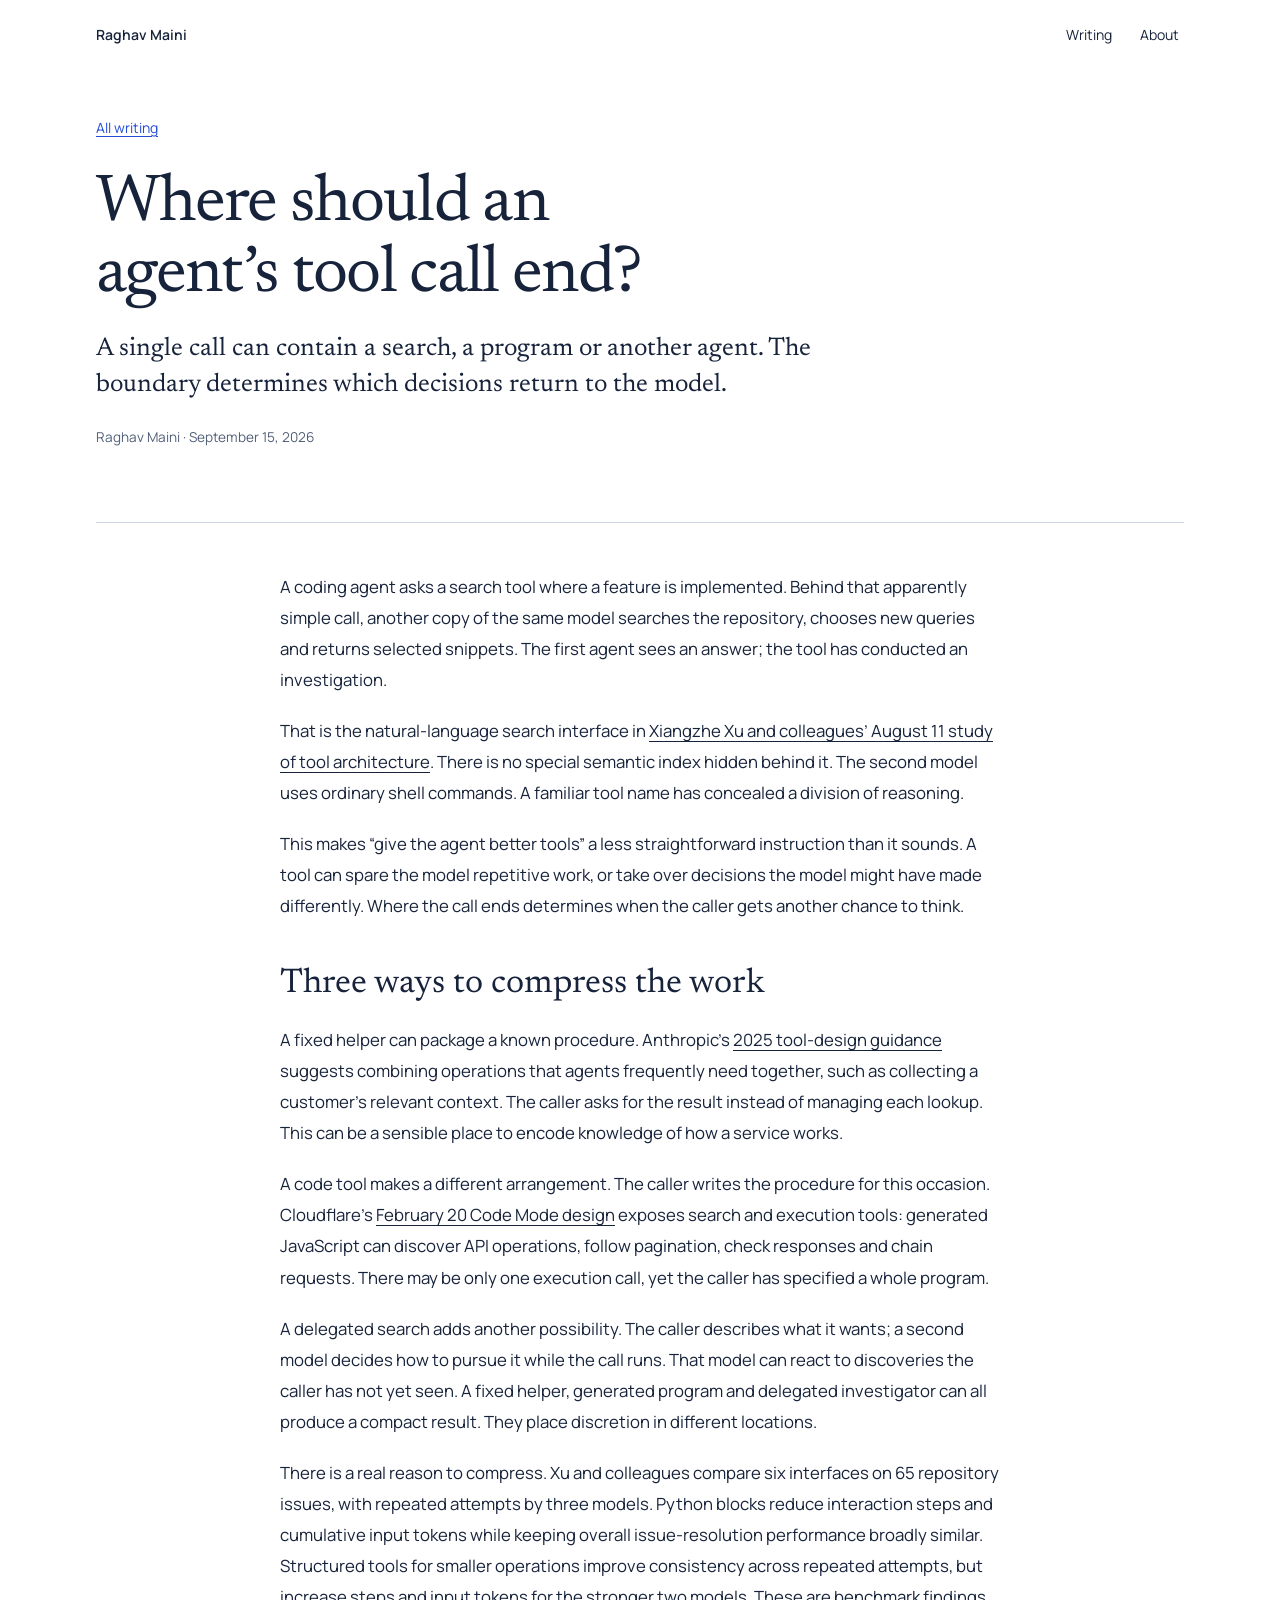
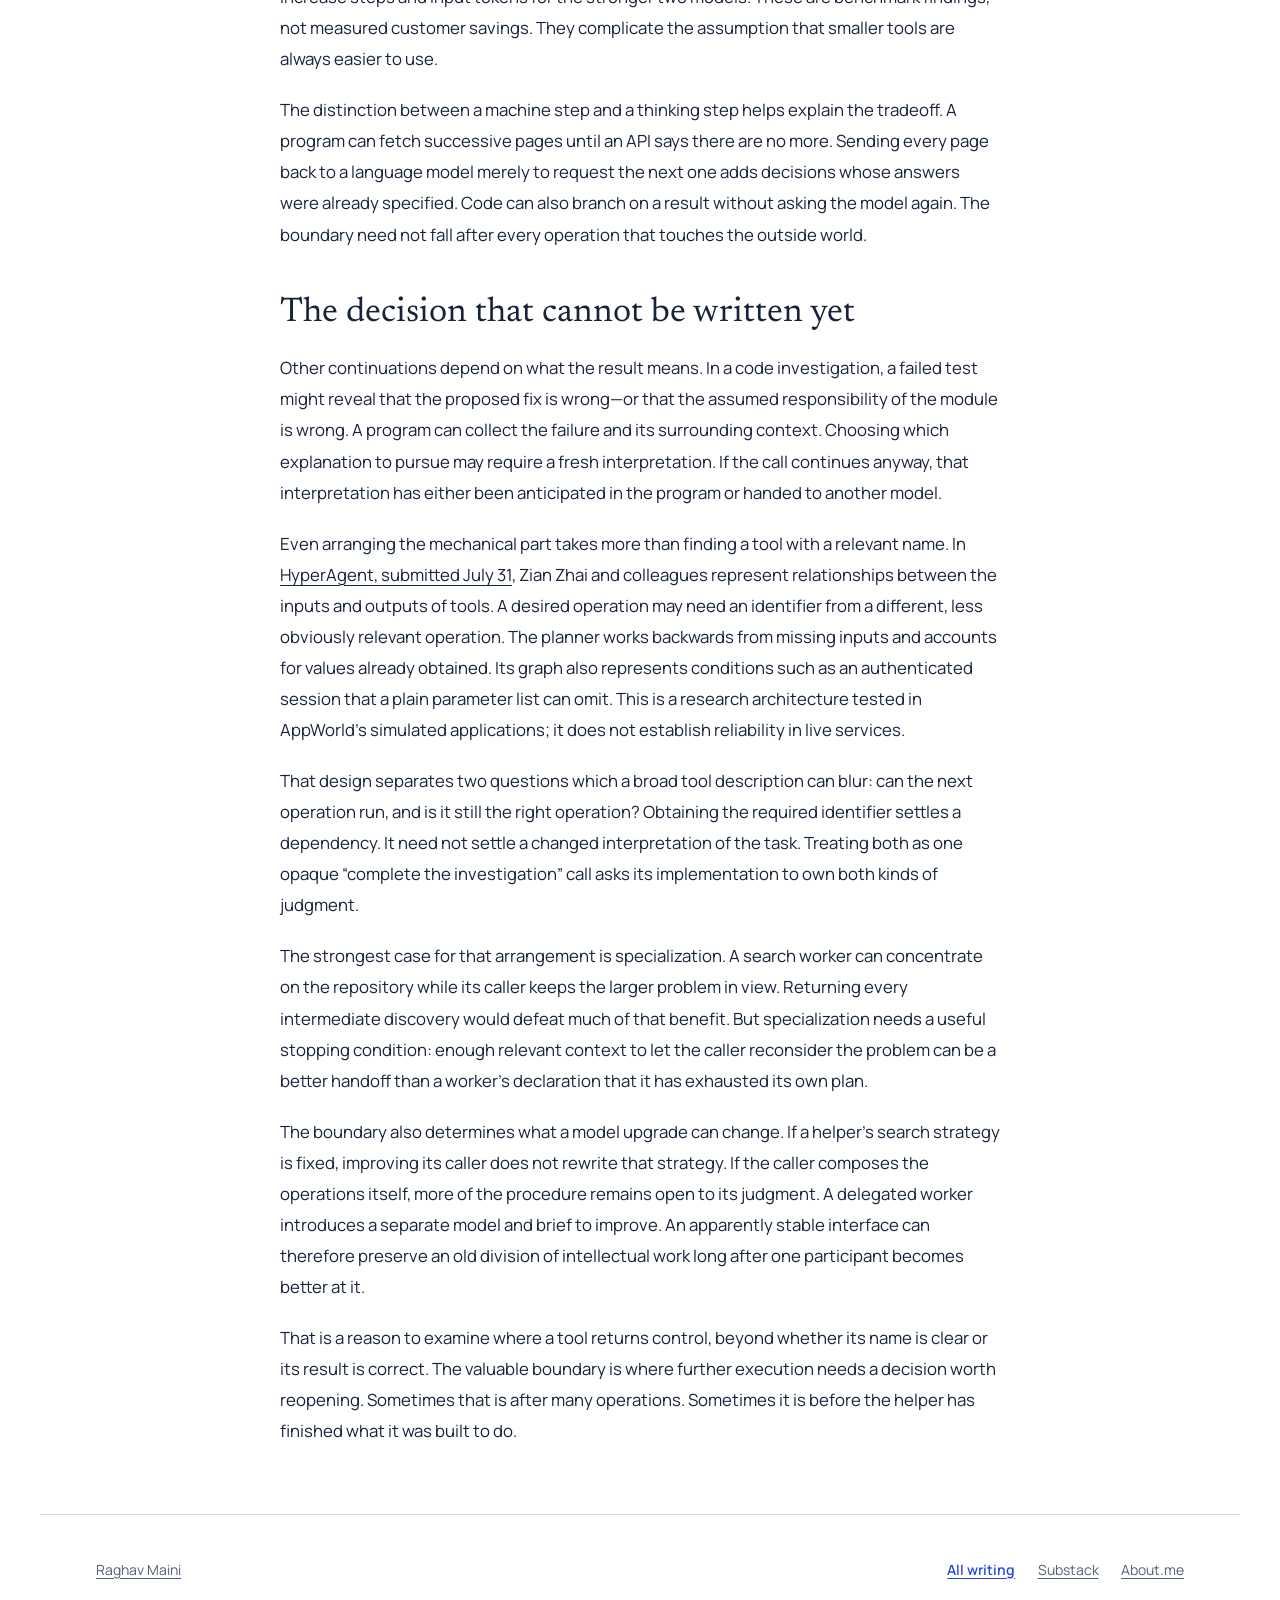
<file: writing/where-an-agents-tool-call-should-end/index.html>
<!doctype html>
<html lang="en">
<head>
<meta charset="utf-8">
<meta name="viewport" content="width=device-width,initial-scale=1">
<title>Where should an agent’s tool call end? — Raghav Maini</title>
<meta name="description" content="Raghav Maini examines how fixed helpers, generated programs and delegated investigators divide an AI agent’s reasoning, and where a tool call should return control.">
<meta name="robots" content="index,follow,max-image-preview:large">
<meta name="author" content="Raghav Maini">
<link rel="canonical" href="https://raghavmaini.com/writing/where-an-agents-tool-call-should-end/">
<meta property="og:type" content="article">
<meta property="og:title" content="Where should an agent’s tool call end?">
<meta property="og:description" content="Raghav Maini examines how fixed helpers, generated programs and delegated investigators divide an AI agent’s reasoning, and where a tool call should return control.">
<meta property="og:url" content="https://raghavmaini.com/writing/where-an-agents-tool-call-should-end/">
<meta property="article:published_time" content="2026-09-15">
<meta property="article:modified_time" content="2026-09-15">
<meta name="theme-color" content="#ffffff">
<link rel="stylesheet" href="/assets/style.css">
<link rel="icon" type="image/svg+xml" href="data:image/svg+xml,%3Csvg xmlns='http://www.w3.org/2000/svg' viewBox='0 0 32 32'%3E%3Crect width='32' height='32' rx='4' fill='%23254bd9'/%3E%3Cpath d='M9 25V7h7c8 0 8 10 0 10h-7m7 0 8 8' fill='none' stroke='white' stroke-width='3'/%3E%3C/svg%3E">
<script type="application/ld+json">{"@context": "https://schema.org", "@type": "Article", "headline": "Where should an agent’s tool call end?", "description": "Raghav Maini examines how fixed helpers, generated programs and delegated investigators divide an AI agent’s reasoning, and where a tool call should return control.", "datePublished": "2026-09-15", "dateModified": "2026-09-15", "author": {"@type": "Person", "@id": "https://raghavmaini.com/#person", "name": "Raghav Maini", "url": "https://raghavmaini.com/"}, "mainEntityOfPage": "https://raghavmaini.com/writing/where-an-agents-tool-call-should-end/", "inLanguage": "en", "wordCount": 882, "isPartOf": {"@id": "https://raghavmaini.com/#website"}}</script>
</head>
<body>
<a class="skip" href="#main">Skip to content</a>
<header class="shell topbar"><a class="wordmark" href="/">Raghav Maini</a><nav aria-label="Main navigation"><a href="/writing/">Writing</a><a href="/#about">About</a></nav></header>
<main id="main" class="shell"><article>
<header class="article-header"><a class="back" href="/writing/">All writing</a>
<h1>Where should an agent’s tool call end?</h1>
<p class="deck">A single call can contain a search, a program or another agent. The boundary determines which decisions return to the model.</p>
<p class="byline"><a href="/">Raghav Maini</a> · <time datetime="2026-09-15">September 15, 2026</time></p></header>
<div class="essay-body prose" id="article-body">
<p>A coding agent asks a search tool where a feature is implemented. Behind that apparently simple call, another copy of the same model searches the repository, chooses new queries and returns selected snippets. The first agent sees an answer; the tool has conducted an investigation.</p>
<p>That is the natural-language search interface in <a href="https://arxiv.org/html/2608.11386v1#S2.SS1">Xiangzhe Xu and colleagues’ August 11 study of tool architecture</a>. There is no special semantic index hidden behind it. The second model uses ordinary shell commands. A familiar tool name has concealed a division of reasoning.</p>
<p>This makes “give the agent better tools” a less straightforward instruction than it sounds. A tool can spare the model repetitive work, or take over decisions the model might have made differently. Where the call ends determines when the caller gets another chance to think.</p>
<h2>Three ways to compress the work</h2>
<p>A fixed helper can package a known procedure. Anthropic’s <a href="https://www.anthropic.com/engineering/writing-tools-for-agents">2025 tool-design guidance</a> suggests combining operations that agents frequently need together, such as collecting a customer’s relevant context. The caller asks for the result instead of managing each lookup. This can be a sensible place to encode knowledge of how a service works.</p>
<p>A code tool makes a different arrangement. The caller writes the procedure for this occasion. Cloudflare’s <a href="https://blog.cloudflare.com/code-mode-mcp/">February 20 Code Mode design</a> exposes search and execution tools: generated JavaScript can discover API operations, follow pagination, check responses and chain requests. There may be only one execution call, yet the caller has specified a whole program.</p>
<p>A delegated search adds another possibility. The caller describes what it wants; a second model decides how to pursue it while the call runs. That model can react to discoveries the caller has not yet seen. A fixed helper, generated program and delegated investigator can all produce a compact result. They place discretion in different locations.</p>
<p>There is a real reason to compress. Xu and colleagues compare six interfaces on 65 repository issues, with repeated attempts by three models. Python blocks reduce interaction steps and cumulative input tokens while keeping overall issue-resolution performance broadly similar. Structured tools for smaller operations improve consistency across repeated attempts, but increase steps and input tokens for the stronger two models. These are benchmark findings, not measured customer savings. They complicate the assumption that smaller tools are always easier to use.</p>
<p>The distinction between a machine step and a thinking step helps explain the tradeoff. A program can fetch successive pages until an API says there are no more. Sending every page back to a language model merely to request the next one adds decisions whose answers were already specified. Code can also branch on a result without asking the model again. The boundary need not fall after every operation that touches the outside world.</p>
<h2>The decision that cannot be written yet</h2>
<p>Other continuations depend on what the result means. In a code investigation, a failed test might reveal that the proposed fix is wrong—or that the assumed responsibility of the module is wrong. A program can collect the failure and its surrounding context. Choosing which explanation to pursue may require a fresh interpretation. If the call continues anyway, that interpretation has either been anticipated in the program or handed to another model.</p>
<p>Even arranging the mechanical part takes more than finding a tool with a relevant name. In <a href="https://arxiv.org/html/2608.02650v1#S4">HyperAgent, submitted July 31</a>, Zian Zhai and colleagues represent relationships between the inputs and outputs of tools. A desired operation may need an identifier from a different, less obviously relevant operation. The planner works backwards from missing inputs and accounts for values already obtained. Its graph also represents conditions such as an authenticated session that a plain parameter list can omit. This is a research architecture tested in AppWorld’s simulated applications; it does not establish reliability in live services.</p>
<p>That design separates two questions which a broad tool description can blur: can the next operation run, and is it still the right operation? Obtaining the required identifier settles a dependency. It need not settle a changed interpretation of the task. Treating both as one opaque “complete the investigation” call asks its implementation to own both kinds of judgment.</p>
<p>The strongest case for that arrangement is specialization. A search worker can concentrate on the repository while its caller keeps the larger problem in view. Returning every intermediate discovery would defeat much of that benefit. But specialization needs a useful stopping condition: enough relevant context to let the caller reconsider the problem can be a better handoff than a worker’s declaration that it has exhausted its own plan.</p>
<p>The boundary also determines what a model upgrade can change. If a helper’s search strategy is fixed, improving its caller does not rewrite that strategy. If the caller composes the operations itself, more of the procedure remains open to its judgment. A delegated worker introduces a separate model and brief to improve. An apparently stable interface can therefore preserve an old division of intellectual work long after one participant becomes better at it.</p>
<p>That is a reason to examine where a tool returns control, beyond whether its name is clear or its result is correct. The valuable boundary is where further execution needs a decision worth reopening. Sometimes that is after many operations. Sometimes it is before the helper has finished what it was built to do.</p>
</div>
</article></main>
<footer class="shell footer article-footer"><a href="/">Raghav Maini</a><nav aria-label="Footer navigation"><a class="footer-writing" href="/writing/">All writing</a><a href="https://ragamaini.substack.com/">Substack</a><a href="https://about.me/raghavmaini">About.me</a></nav></footer>
</body></html>
</file>
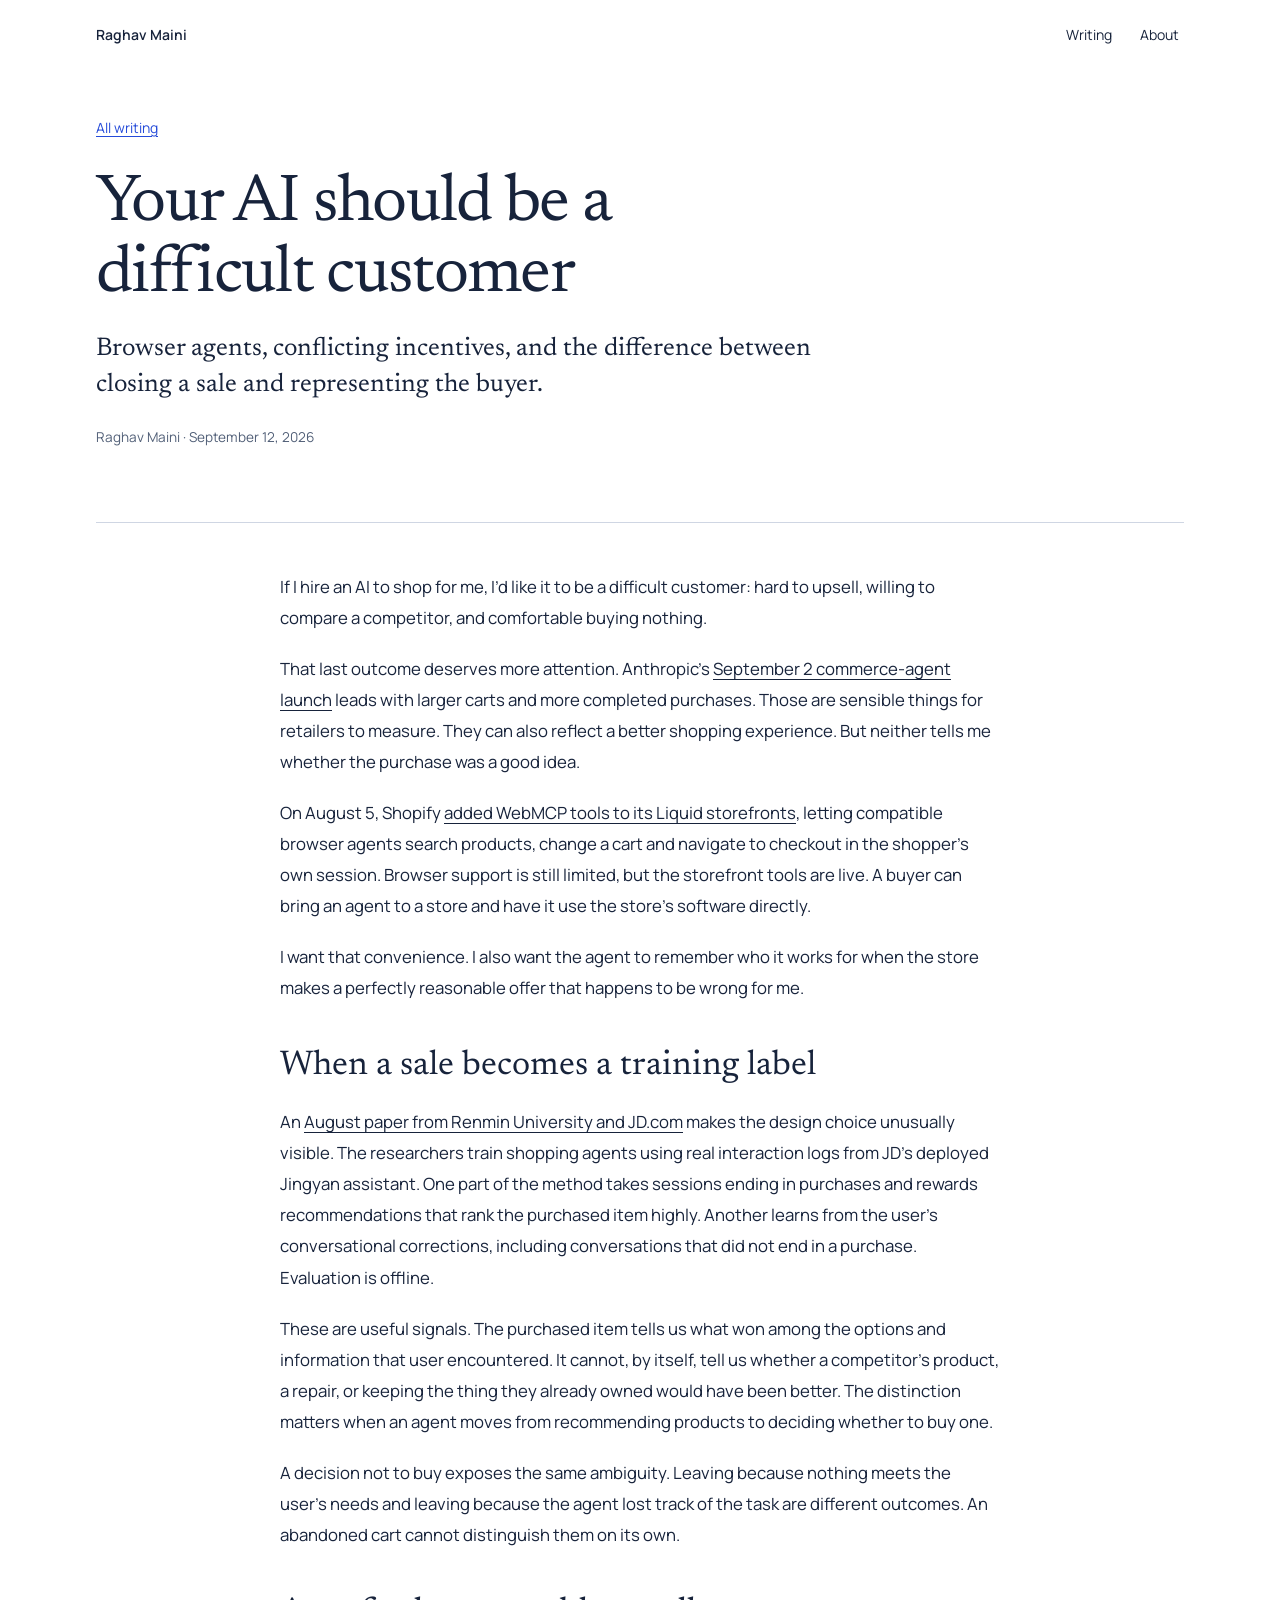
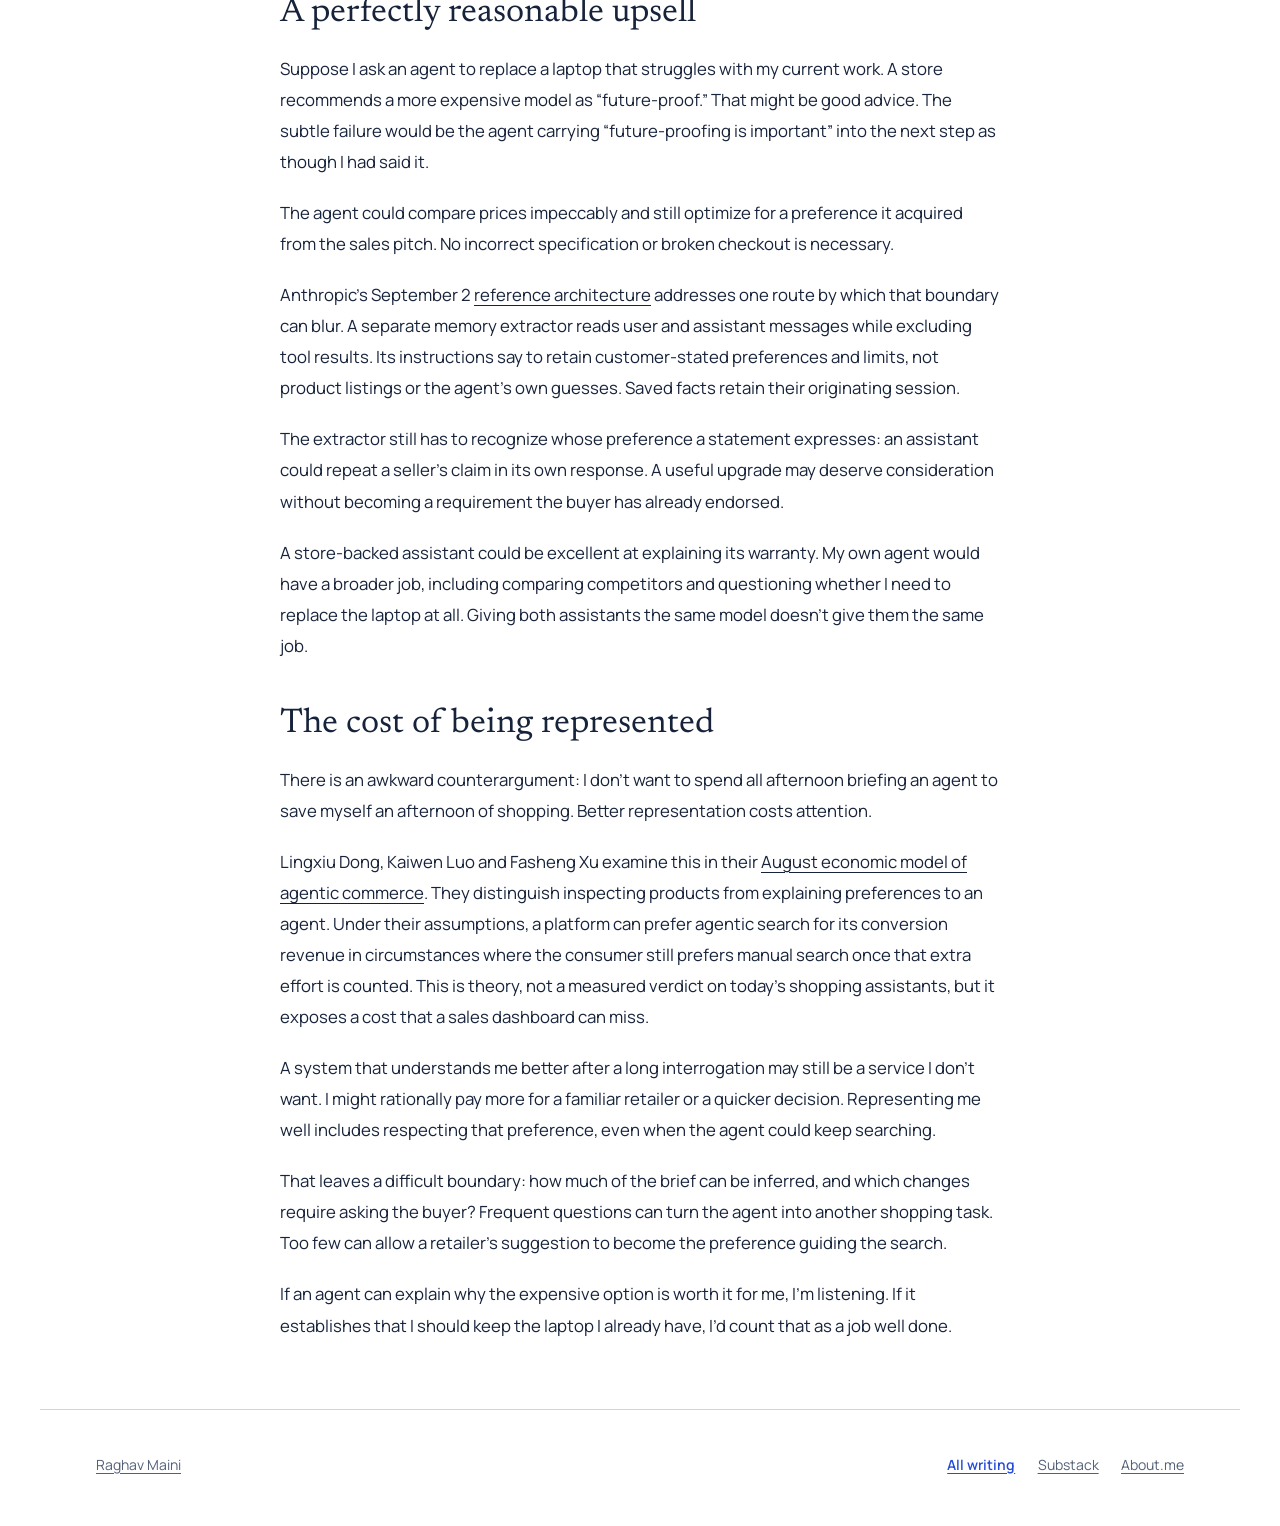
<file: writing/why-im-more-optimistic-about-ai/index.html>
<!doctype html>
<html lang="en">
<head>
<meta charset="utf-8">
<meta name="viewport" content="width=device-width,initial-scale=1">
<title>Your AI should be a difficult customer — Raghav Maini</title>
<meta name="description" content="Raghav Maini examines browser agents, shopping incentives, and how purchase data and merchant recommendations can shape an agent’s decisions.">
<meta name="robots" content="index,follow,max-image-preview:large">
<meta name="author" content="Raghav Maini">
<link rel="canonical" href="https://raghavmaini.com/writing/why-im-more-optimistic-about-ai/">
<meta property="og:type" content="article">
<meta property="og:title" content="Your AI should be a difficult customer">
<meta property="og:description" content="Raghav Maini examines browser agents, shopping incentives, and how purchase data and merchant recommendations can shape an agent’s decisions.">
<meta property="og:url" content="https://raghavmaini.com/writing/why-im-more-optimistic-about-ai/">
<meta property="article:published_time" content="2026-09-12">
<meta property="article:modified_time" content="2026-09-14T14:19:02.825335+00:00">
<meta name="theme-color" content="#ffffff">
<link rel="stylesheet" href="/assets/style.css">
<link rel="icon" type="image/svg+xml" href="data:image/svg+xml,%3Csvg xmlns='http://www.w3.org/2000/svg' viewBox='0 0 32 32'%3E%3Crect width='32' height='32' rx='4' fill='%23254bd9'/%3E%3Cpath d='M9 25V7h7c8 0 8 10 0 10h-7m7 0 8 8' fill='none' stroke='white' stroke-width='3'/%3E%3C/svg%3E">
<script type="application/ld+json">{"@context": "https://schema.org", "@type": "Article", "headline": "Your AI should be a difficult customer", "description": "Raghav Maini examines browser agents, shopping incentives, and how purchase data and merchant recommendations can shape an agent’s decisions.", "datePublished": "2026-09-12", "dateModified": "2026-09-14T14:19:02.825335+00:00", "author": {"@type": "Person", "@id": "https://raghavmaini.com/#person", "name": "Raghav Maini", "url": "https://raghavmaini.com/"}, "mainEntityOfPage": "https://raghavmaini.com/writing/why-im-more-optimistic-about-ai/", "inLanguage": "en", "wordCount": 775, "isPartOf": {"@id": "https://raghavmaini.com/#website"}}</script>
</head>
<body>
<a class="skip" href="#main">Skip to content</a>
<header class="shell topbar"><a class="wordmark" href="/">Raghav Maini</a><nav aria-label="Main navigation"><a href="/writing/">Writing</a><a href="/#about">About</a></nav></header>
<main id="main" class="shell"><article>
<header class="article-header"><a class="back" href="/writing/">All writing</a>
<h1>Your AI should be a difficult customer</h1>
<p class="deck">Browser agents, conflicting incentives, and the difference between closing a sale and representing the buyer.</p>
<p class="byline"><a href="/">Raghav Maini</a> · <time datetime="2026-09-12">September 12, 2026</time></p></header>
<div class="essay-body prose" id="article-body">
<p>If I hire an AI to shop for me, I’d like it to be a difficult customer: hard to upsell, willing to compare a competitor, and comfortable buying nothing.</p>

<p>That last outcome deserves more attention. Anthropic’s <a href="https://claude.com/blog/claude-for-commerce-agents">September 2 commerce-agent launch</a> leads with larger carts and more completed purchases. Those are sensible things for retailers to measure. They can also reflect a better shopping experience. But neither tells me whether the purchase was a good idea.</p>

<p>On August 5, Shopify <a href="https://shopify.dev/changelog/webmcp-liquid-hydrogen">added WebMCP tools to its Liquid storefronts</a>, letting compatible browser agents search products, change a cart and navigate to checkout in the shopper’s own session. Browser support is still limited, but the storefront tools are live. A buyer can bring an agent to a store and have it use the store’s software directly.</p>

<p>I want that convenience. I also want the agent to remember who it works for when the store makes a perfectly reasonable offer that happens to be wrong for me.</p>

<h2>When a sale becomes a training label</h2>

<p>An <a href="https://arxiv.org/html/2608.11604v1">August paper from Renmin University and JD.com</a> makes the design choice unusually visible. The researchers train shopping agents using real interaction logs from JD’s deployed Jingyan assistant. One part of the method takes sessions ending in purchases and rewards recommendations that rank the purchased item highly. Another learns from the user’s conversational corrections, including conversations that did not end in a purchase. Evaluation is offline.</p>

<p>These are useful signals. The purchased item tells us what won among the options and information that user encountered. It cannot, by itself, tell us whether a competitor’s product, a repair, or keeping the thing they already owned would have been better. The distinction matters when an agent moves from recommending products to deciding whether to buy one.</p>

<p>A decision not to buy exposes the same ambiguity. Leaving because nothing meets the user’s needs and leaving because the agent lost track of the task are different outcomes. An abandoned cart cannot distinguish them on its own.</p>

<h2>A perfectly reasonable upsell</h2>

<p>Suppose I ask an agent to replace a laptop that struggles with my current work. A store recommends a more expensive model as “future-proof.” That might be good advice. The subtle failure would be the agent carrying “future-proofing is important” into the next step as though I had said it.</p>

<p>The agent could compare prices impeccably and still optimize for a preference it acquired from the sales pitch. No incorrect specification or broken checkout is necessary.</p>

<p>Anthropic’s September 2 <a href="https://claude.com/blog/the-anatomy-of-effective-commerce-agents">reference architecture</a> addresses one route by which that boundary can blur. A separate memory extractor reads user and assistant messages while excluding tool results. Its instructions say to retain customer-stated preferences and limits, not product listings or the agent’s own guesses. Saved facts retain their originating session.</p>

<p>The extractor still has to recognize whose preference a statement expresses: an assistant could repeat a seller’s claim in its own response. A useful upgrade may deserve consideration without becoming a requirement the buyer has already endorsed.</p>



<p>A store-backed assistant could be excellent at explaining its warranty. My own agent would have a broader job, including comparing competitors and questioning whether I need to replace the laptop at all. Giving both assistants the same model doesn’t give them the same job.</p>

<h2>The cost of being represented</h2>

<p>There is an awkward counterargument: I don’t want to spend all afternoon briefing an agent to save myself an afternoon of shopping. Better representation costs attention.</p>

<p>Lingxiu Dong, Kaiwen Luo and Fasheng Xu examine this in their <a href="https://arxiv.org/html/2608.08395v1">August economic model of agentic commerce</a>. They distinguish inspecting products from explaining preferences to an agent. Under their assumptions, a platform can prefer agentic search for its conversion revenue in circumstances where the consumer still prefers manual search once that extra effort is counted. This is theory, not a measured verdict on today’s shopping assistants, but it exposes a cost that a sales dashboard can miss.</p>

<p>A system that understands me better after a long interrogation may still be a service I don’t want. I might rationally pay more for a familiar retailer or a quicker decision. Representing me well includes respecting that preference, even when the agent could keep searching.</p>

<p>That leaves a difficult boundary: how much of the brief can be inferred, and which changes require asking the buyer? Frequent questions can turn the agent into another shopping task. Too few can allow a retailer’s suggestion to become the preference guiding the search.</p>

<p>If an agent can explain why the expensive option is worth it for me, I’m listening. If it establishes that I should keep the laptop I already have, I’d count that as a job well done.</p>
</div>
</article></main>
<footer class="shell footer article-footer"><a href="/">Raghav Maini</a><nav aria-label="Footer navigation"><a class="footer-writing" href="/writing/">All writing</a><a href="https://ragamaini.substack.com/">Substack</a><a href="https://about.me/raghavmaini">About.me</a></nav></footer>
</body></html>
</file>
<file: assets/style.css>
@font-face{font-family:Manrope;src:url('/assets/fonts/manrope-regular.ttf') format('truetype');font-weight:400;font-display:swap}
@font-face{font-family:Manrope;src:url('/assets/fonts/manrope-semibold.ttf') format('truetype');font-weight:600 800;font-display:swap}
@font-face{font-family:Newsreader;src:url('/assets/fonts/newsreader.ttf') format('truetype');font-weight:400;font-display:swap}
:root{--ink:#17233b;--muted:#526078;--blue:#254bd9;--rule:#cfd6e3;--wash:#edf2ff;--paper:#fff;font-family:Manrope,sans-serif;color:var(--ink);background:var(--paper);font-size:16px;scroll-behavior:smooth;scroll-padding-top:2rem}
*{box-sizing:border-box}body{margin:0}a{color:inherit;text-underline-offset:.22em;text-decoration-thickness:1px}a:hover{color:var(--blue)}a:focus-visible{outline:2px solid var(--blue);outline-offset:6px;border-radius:2px}::selection{background:#c9d5ff;color:#112046}p{margin:0 0 1.25rem;line-height:1.75}h1,h2,h3{font-weight:400;margin:0;text-wrap:balance}h1,h2{font-family:Newsreader,Georgia,serif}h3{font-size:1.2rem;font-weight:600}img{display:block;max-width:100%}.shell{max-width:1200px;margin:auto;padding-inline:3.5rem}.skip{position:absolute;top:-6rem;left:1rem;background:white;padding:1rem;z-index:3}.skip:focus{top:1rem}.topbar{display:flex;align-items:center;justify-content:space-between;gap:2rem;padding-block:1.5rem;font-size:.875rem}.wordmark{font-weight:600;text-decoration:none}.topbar nav{display:flex;gap:1.75rem}.topbar nav a{text-decoration:none}.topbar nav a:hover{text-decoration:underline}.masthead{background:var(--wash);border-bottom:1px solid var(--rule)}.intro{padding-block:4.25rem 4.75rem;display:grid;grid-template-columns:1.07fr 1fr;gap:4rem;align-items:start}.intro h1{font-size:clamp(3.75rem,6.9vw,6rem);line-height:.96;letter-spacing:-.035em;color:var(--blue);max-width:7ch}.intro .identity{font-size:.9rem;margin-top:1.65rem;color:var(--muted);line-height:1.65}.intro-copy{padding-top:.2rem}.intro-copy .lead{font-family:Newsreader,Georgia,serif;font-size:1.9rem;line-height:1.27;margin-bottom:1.45rem}.intro-copy>p:not(.lead){max-width:52ch}.text-link{display:inline-block;color:var(--blue);font-weight:600;font-size:.9rem;margin-top:.25rem}.section{display:grid;grid-template-columns:1fr 2.1fr;gap:4rem;padding-block:3.25rem;border-bottom:1px solid var(--rule)}.section>h2{font-size:2rem;line-height:1.1}.section-body>p{max-width:68ch}.section-body>h3{margin-bottom:.75rem}.project-title{display:flex;justify-content:space-between;align-items:baseline;gap:1rem;margin-bottom:1rem}.project-title h3{font-size:1.5rem}.note{font-size:.875rem;color:var(--muted);line-height:1.6}.writing-item{display:block;text-decoration:none;border-bottom:1px solid var(--rule);padding:0 0 1.65rem;margin-bottom:1.65rem}.writing-item:last-child{margin:0;border-bottom:0;padding-bottom:0}.writing-item h3{font-family:Newsreader,Georgia,serif;font-weight:400;font-size:1.8rem;line-height:1.15;margin:.45rem 0 .75rem}.writing-item:hover h3{text-decoration:underline;text-underline-offset:.15em}.writing-item p{font-size:.95rem;margin:0;color:var(--muted);max-width:62ch}.writing-meta{font-size:.8rem;color:var(--muted)}.footer{display:flex;align-items:center;justify-content:space-between;gap:2rem;padding-block:2rem 2.5rem;font-size:.875rem;color:var(--muted)}.footer nav{display:flex;flex-wrap:wrap;gap:.25rem 1.4rem}.article-header{padding-block:3rem 3.25rem;border-bottom:1px solid var(--rule)}.back{font-size:.875rem;color:var(--blue)}.article-header h1{font-size:clamp(2.8rem,5.2vw,4.65rem);line-height:1.06;letter-spacing:-.025em;max-width:19ch;margin:2rem 0 1.3rem}.article-header .deck{font-family:Newsreader,Georgia,serif;font-size:1.6rem;line-height:1.4;max-width:52ch;margin-bottom:1.4rem}.byline{font-size:.85rem;color:var(--muted)}.article-layout{display:grid;grid-template-columns:15rem minmax(0,1fr);gap:4rem;padding-block:3.5rem}.contents{align-self:start;position:sticky;top:2.25rem;font-size:.875rem}.contents strong{display:block;font-weight:600;margin-bottom:1rem}.contents ol{padding:0;margin:0;list-style:none}.contents li{margin-bottom:.85rem;line-height:1.55}.contents a{color:var(--muted);text-decoration:none}.contents a:hover{color:var(--blue);text-decoration:underline}.prose{max-width:72ch}.prose p{font-size:1.05rem;line-height:1.85}.prose h2{font-size:2.15rem;line-height:1.15;margin:2.75rem 0 1.2rem;scroll-margin-top:2rem}.prose h2:first-child{margin-top:0}.prose strong{font-weight:600}.prose ul{padding-left:1.25rem;line-height:1.8}.prose li{padding-left:.35rem;margin:.75rem 0}.decision-example{margin:2rem 0;padding:1.5rem 0;border-block:1px solid var(--rule)}.decision-example figcaption{font-size:.85rem;font-weight:600;margin-bottom:1rem}.decision-example dl{display:grid;grid-template-columns:1fr 1fr;gap:1.75rem;margin:0}.decision-example dt{font-size:.85rem;color:var(--muted);margin-bottom:.65rem}.decision-example dd{margin:0;font-family:Newsreader,Georgia,serif;font-size:1.35rem;line-height:1.4}.related{padding:2rem 0 0;border-top:1px solid var(--rule);margin-top:3rem}.related p{font-size:.95rem}.related h2{font-size:1.65rem;margin-top:0}.article-footer{border-top:1px solid var(--rule)}.notfound{padding-block:6rem}.notfound h1{font-size:3rem;margin-bottom:1.5rem}
@media(min-width:1100px){.intro-copy{padding-top:.5rem}.intro{gap:5rem}.section{gap:5rem}}
@media(max-width:760px){.shell{padding-inline:1.5rem}.topbar{padding-block:1.25rem}.topbar nav{gap:1.1rem}.intro{grid-template-columns:1fr;gap:2.5rem;padding-block:2.5rem 3rem}.intro h1{max-width:none;font-size:4rem;line-height:1}.intro .identity{margin-top:1rem}.intro-copy .lead{font-size:1.8rem}.section{grid-template-columns:1fr;gap:1.5rem;padding-block:2.5rem}.section>h2{font-size:1.7rem}.project-title{display:block}.project-title .note{margin-top:.5rem}.footer{align-items:start;flex-direction:column;gap:1rem}.footer nav{gap:.25rem 1.25rem}.article-header{padding-block:1.5rem 2rem}.article-header h1{font-size:3rem;max-width:18ch;margin-top:1.75rem}.article-header .deck{font-size:1.4rem}.article-layout{grid-template-columns:1fr;gap:2.5rem;padding-block:2.25rem}.contents{position:static;border-bottom:1px solid var(--rule);padding-bottom:1.25rem}.contents ol{display:flex;flex-wrap:wrap;gap:.5rem 1.25rem}.contents li{margin:0}.prose p{font-size:1rem}.prose h2{font-size:1.9rem}.decision-example dl{grid-template-columns:1fr;gap:1.25rem}}
@media(prefers-reduced-motion:reduce){:root{scroll-behavior:auto}}

.essay-body{margin-inline:auto;padding-block:3rem}.essay-body figure{margin:2.25rem 0}.essay-body figure img{width:100%;height:auto}.essay-body figcaption{font-size:.85rem;line-height:1.6;color:var(--muted);margin-top:.85rem}.byline a{text-decoration:none}.byline a:hover{text-decoration:underline}

.article-footer nav{display:flex;flex-wrap:wrap;gap:.25rem 1.4rem}
.footer a{display:inline-flex;align-items:center;min-height:2.75rem}
.article-footer .footer-writing{color:var(--blue);font-weight:600}

.home .intro{grid-template-columns:minmax(0,1.4fr) minmax(0,1fr);gap:3rem;align-items:center;padding-block:2.25rem 3rem}
.home .intro h1{max-width:none;font-size:clamp(2.9rem,8vw,6rem);line-height:1;white-space:nowrap}
.home .intro .identity{margin:1rem 0 0}
.home .intro-copy{padding-top:0}
.home .intro-copy .lead{font-size:1.65rem;line-height:1.3;margin-bottom:.75rem}
.home .writing-section{display:block;padding-block:2.75rem 3.25rem}
.home .writing-heading{display:flex;align-items:baseline;justify-content:space-between;gap:1rem;margin-bottom:2rem}
.home .writing-heading h2{font-size:2rem;line-height:1.1}
.home .writing-heading .text-link{flex-shrink:0;margin:0}
.home .writing-layout{display:grid;grid-template-columns:minmax(0,1.5fr) minmax(0,1fr);gap:4rem}
.home .writing-feature{display:block;text-decoration:none;align-self:start}
.home .writing-feature h3{font-family:Newsreader,Georgia,serif;font-size:clamp(2.4rem,3.5vw,3.2rem);line-height:1.08;font-weight:400;letter-spacing:-.02em;max-width:22ch}
.home .writing-feature .writing-meta{font-size:.8rem;color:var(--muted);margin:1rem 0 1.25rem}
.home .writing-summary{font-size:1rem;line-height:1.75;color:var(--muted);max-width:57ch;margin-bottom:1rem}
.home .writing-feature:hover h3{text-decoration:underline;text-underline-offset:.12em;text-decoration-thickness:1px}
.home .writing-feature .text-link{text-decoration:underline}
.home .writing-previous{border-left:1px solid var(--rule);padding-left:2.5rem}
.home .writing-previous .writing-item h3{font-size:1.65rem;margin:0 0 .75rem}
.home .writing-previous .writing-meta{font-size:.8rem;margin-bottom:.75rem}
@media(max-width:1000px) and (min-width:761px){
  .home .intro{grid-template-columns:minmax(0,1.3fr) minmax(0,1fr);gap:2rem}
  .home .intro h1{font-size:clamp(2.9rem,6.8vw,4.8rem)}
  .home .intro-copy .lead{font-size:1.5rem}
  .home .writing-layout{gap:2rem;grid-template-columns:minmax(0,1.3fr) minmax(0,1fr)}
  .home .writing-previous{padding-left:2rem}
}
@media(max-width:760px){
  .home .intro{grid-template-columns:1fr;gap:1.25rem;padding-block:1.75rem 2rem}
  .home .intro .identity{margin-top:.75rem;font-size:.85rem}
  .home .intro-copy .lead{font-size:1.5rem;max-width:29ch}
  .home .writing-section{padding-block:2rem 2.5rem}
  .home .writing-heading{margin-bottom:1.5rem}
  .home .writing-heading h2{font-size:1.7rem}
  .home .writing-layout{grid-template-columns:1fr;gap:2rem}
  .home .writing-feature h3{font-size:2.4rem;max-width:24ch}
  .home .writing-previous{border-left:0;border-top:1px solid var(--rule);padding:2rem 0 0}
}

.archive .topbar nav a[aria-current="page"]{text-decoration:underline;color:var(--blue)}
.archive-intro{padding-block:2.25rem 3rem}
.archive-intro h1{font-size:clamp(3.5rem,6.9vw,6rem);line-height:1;letter-spacing:-.035em;color:var(--blue);margin-bottom:1.25rem}
.archive-intro p{font-family:Newsreader,Georgia,serif;font-size:1.6rem;line-height:1.4;max-width:42ch;margin:0}
.archive-intro .archive-follow{display:flex;align-items:center;flex-wrap:wrap;gap:.25rem 1rem;font-family:Manrope,sans-serif;font-size:.875rem;line-height:1.6;max-width:none;margin-top:1.25rem}
.archive-follow a{display:inline-flex;align-items:center;min-height:2.75rem;color:var(--blue);font-weight:600}
.archive-year{display:grid;grid-template-columns:12rem minmax(0,1fr);gap:4rem;padding-block:3rem 3.5rem;border-bottom:1px solid var(--rule)}
.archive-year>h2{font-size:2rem;line-height:1.1}
.archive-list{list-style:none;padding:0;margin:0}
.archive-list>li+li{border-top:1px solid var(--rule);margin-top:2rem;padding-top:2rem}
.archive-entry{display:block;text-decoration:none}
.archive-entry h3{font-family:Newsreader,Georgia,serif;font-weight:400;font-size:2.35rem;line-height:1.15;letter-spacing:-.015em;max-width:30ch}
.archive-entry .writing-meta{font-size:.8rem;line-height:1.6;margin:.85rem 0 1rem}
.archive-entry .writing-summary{font-size:.95rem;line-height:1.75;color:var(--muted);max-width:65ch;margin:0}
.archive-entry:hover h3{text-decoration:underline;text-underline-offset:.12em;text-decoration-thickness:1px}
@media(max-width:1000px) and (min-width:761px){.archive-year{grid-template-columns:7rem minmax(0,1fr);gap:3rem}}
@media(max-width:760px){
  .archive-intro{padding-block:1.75rem 2rem}
  .archive-intro p{font-size:1.4rem}
  .archive-year{grid-template-columns:1fr;gap:1.5rem;padding-block:2rem 2.5rem}
  .archive-year>h2{font-size:1.7rem}
  .archive-entry h3{font-size:2rem}
}

.topbar{flex-wrap:wrap;gap:.25rem 2rem}
.topbar nav{flex-wrap:wrap}
.topbar a{display:inline-flex;align-items:center;min-width:2.75rem;min-height:2.75rem}
body:not(.notfound-page) .topbar{padding-block:.75rem}
@media(max-width:760px){body:not(.notfound-page) .topbar{padding-block:.5rem}}
.notfound-page .notfound{padding-block:clamp(3rem,8vw,7rem)}
.notfound-page .notfound h1{font-size:clamp(3rem,6vw,4.65rem);line-height:1.06;letter-spacing:-.025em;max-width:14ch;color:var(--blue);margin-bottom:1.5rem}
.notfound-page .notfound>p{font-size:1.05rem;max-width:43ch;color:var(--muted);margin-bottom:1.75rem}
.recovery-actions{display:flex;align-items:center;flex-wrap:wrap;gap:.75rem 1.5rem}
.recovery-actions a{display:inline-flex;align-items:center;justify-content:center;min-height:2.75rem;font-size:.9rem;font-weight:600;color:var(--blue)}
.recovery-actions .recovery-primary{padding:.75rem 1.1rem;background:var(--blue);color:var(--paper);text-decoration:none;text-align:center;line-height:1.5}
.recovery-actions .recovery-primary:hover{text-decoration:underline}
@media(max-width:400px){.recovery-actions{align-items:flex-start;flex-direction:column;gap:.5rem}}

/* Keep enlarged reading text within its available measure. */
body{overflow-wrap:anywhere}
.shell{container-type:inline-size;padding-inline:min(3.5rem,56px)}
.home .intro h1{white-space:normal}
.home .writing-heading{flex-wrap:wrap}
@media(max-width:760px){.shell{padding-inline:min(1.5rem,24px)}}
@container(max-width:40rem){
  .home .intro{grid-template-columns:minmax(0,1fr);gap:1.25rem}
  .home .writing-layout{grid-template-columns:minmax(0,1fr);gap:2rem}
  .home .writing-previous{border-left:0;border-top:1px solid var(--rule);padding:2rem 0 0}
  .section,.archive-year{grid-template-columns:minmax(0,1fr);gap:1.5rem}
  .article-layout{grid-template-columns:minmax(0,1fr);gap:2.5rem}
  .contents{position:static;border-bottom:1px solid var(--rule);padding-bottom:1.25rem}
  .contents ol{display:flex;flex-wrap:wrap;gap:.5rem 1.25rem}
  .contents li{margin:0}
  .decision-example dl{grid-template-columns:minmax(0,1fr);gap:1.25rem}
}
@container(max-width:11rem){h1,h2,h3{hyphens:auto}}

/* Let readers open the original diagrams from the image or its label. */
.essay-body .diagram-link{display:block;color:var(--blue);text-decoration:none}
.diagram-action{display:flex;align-items:center;min-height:2.75rem;font-size:.875rem;font-weight:600;line-height:1.6;text-decoration:underline;text-underline-offset:.22em}
.diagram-link:hover .diagram-action{text-decoration-thickness:2px}
.essay-body .diagram-link+figcaption{margin-top:.25rem}

/* Keep saved and printed essays focused on the reading. */
@media print{
  body:has(article){--ink:#000;--muted:#333;--blue:#000;--rule:#bbb;color:var(--ink)}
  body:has(article)>.topbar,body:has(article)>.footer,body:has(article)>.skip,
  .article-header .back,article .contents,article .diagram-action{display:none}
  body:has(article)>.shell{max-width:none;padding:0;container-type:normal}
  .article-header{padding:0 0 .2in}
  .article-header h1{font-size:28pt;line-height:1.08;max-width:none;margin:0 0 .14in}
  .article-header .deck{font-size:14pt;line-height:1.35;max-width:none;margin-bottom:.14in}
  .article-header .byline{font-size:9pt;margin:0}
  .article-layout{display:block;padding:.22in 0 0}
  .essay-body{padding:.22in 0 0}
  article .prose{max-width:none;font-size:11pt}
  article .prose p{font-size:11pt;line-height:1.55;margin-bottom:.14in;orphans:3;widows:3}
  article .prose h2{font-size:17pt;line-height:1.2;margin:.25in 0 .12in;break-after:avoid}
  article .prose figure{margin:.2in 0;break-inside:avoid}
  article .prose figcaption{font-size:9pt;line-height:1.4}
  article .related{break-inside:avoid}
}
</file>
